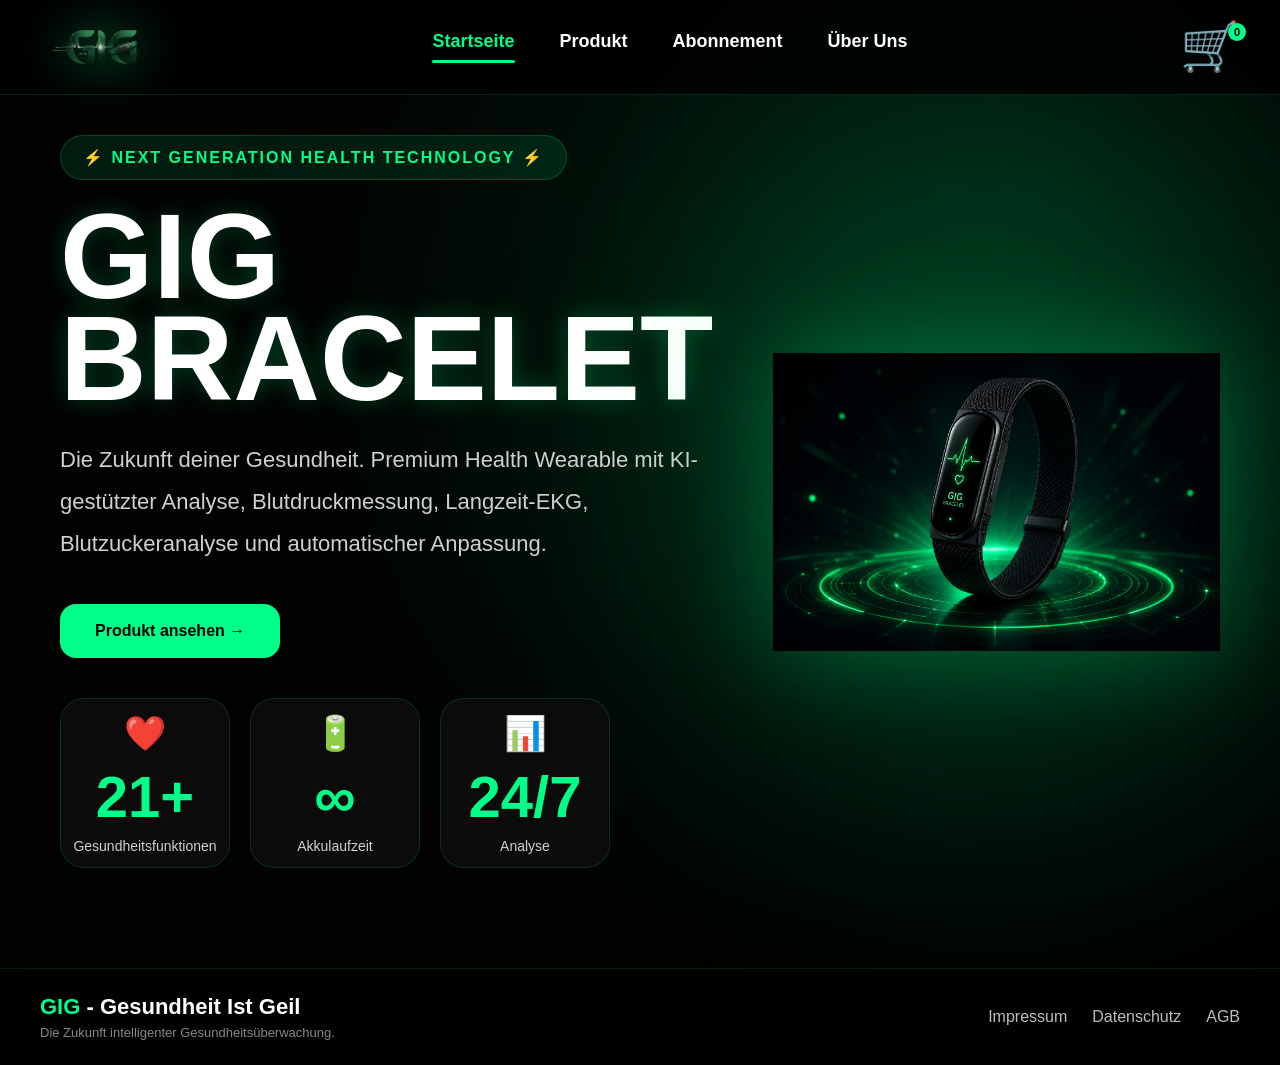
<file: index.html>
<!DOCTYPE html>
<html lang="de">

<head>

<meta charset="UTF-8">
<meta name="viewport" content="width=device-width, initial-scale=1.0">

<title>GIG Bracelet</title>

<link rel="stylesheet" href="style.css">

</head>

<body>

<div class="background-glow"></div>

<header>

<nav class="navbar">

<div class="menu-toggle" onclick="toggleMenu()">
☰
</div>

<div class="logo">
<img src="logo.png" alt="GIG Logo">
</div>

<ul class="nav-links">

<li><a href="index.html" class="active">Startseite</a></li>
<li><a href="produkt.html">Produkt</a></li>
<li><a href="abonnement.html">Abonnement</a></li>
<li><a href="ueber-uns.html">Über Uns</a></li>

</ul>

<div class="nav-actions">

<a href="#" class="cart" onclick="showCartMessage(); return false;">
🛒
<span class="cart-badge">0</span>
</a>

</div>

</nav>

</header>

<main>

<section class="hero">

<div class="hero-left">

<div class="hero-tag">

⚡ NEXT GENERATION HEALTH TECHNOLOGY ⚡

</div>

<h1>

GIG<br>
BRACELET

</h1>

<p>

Die Zukunft deiner Gesundheit.

Premium Health Wearable mit
KI-gestützter Analyse,
Blutdruckmessung,
Langzeit-EKG,
Blutzuckeranalyse und
automatischer Anpassung.

</p>

<div class="hero-buttons">

<a href="produkt.html" class="btn-primary">

Produkt ansehen →

</a>

</div>

<div class="stats">

<div class="stat-card">

<div class="stat-icon">

❤️

</div>

<div class="stat-number">

21+

</div>

<div class="stat-text">

Gesundheitsfunktionen

</div>

</div>

<div class="stat-card">

<div class="stat-icon">

🔋

</div>

<div class="stat-number">

∞

</div>

<div class="stat-text">

Akkulaufzeit

</div>

</div>

<div class="stat-card">

<div class="stat-icon">

📊

</div>

<div class="stat-number">

24/7

</div>

<div class="stat-text">

Analyse

</div>

</div>

</div>

</div>

<div class="hero-right">

<div class="bracelet-glow"></div>

<img
src="bracelet.png"
alt="GIG Bracelet"
class="bracelet-image">

</div>

</section>
<!-- HERO ENDE -->

</main>

<footer>

<div class="footer-container">

<div class="footer-left">

<h3>

<span>GIG</span>
- Gesundheit Ist Geil

</h3>

<p>

Die Zukunft intelligenter Gesundheitsüberwachung.

</p>

</div>

<div class="footer-right">

<a href="impressum.html">

Impressum

</a>

<a href="datenschutz.html">

Datenschutz

</a>

<a href="agb.html">

AGB

</a>

</div>

</div>

</footer>

<script>

function showCartMessage(){

alert(
"🛒 Dein Warenkorb ist leer.\n\nProdukte und Bestellungen werden in Kürze verfügbar sein."
);

}

function toggleMenu(){

document
.querySelector(".nav-links")
.classList
.toggle("mobile-active");

}

</script>
  
</body>

</html>
</file>
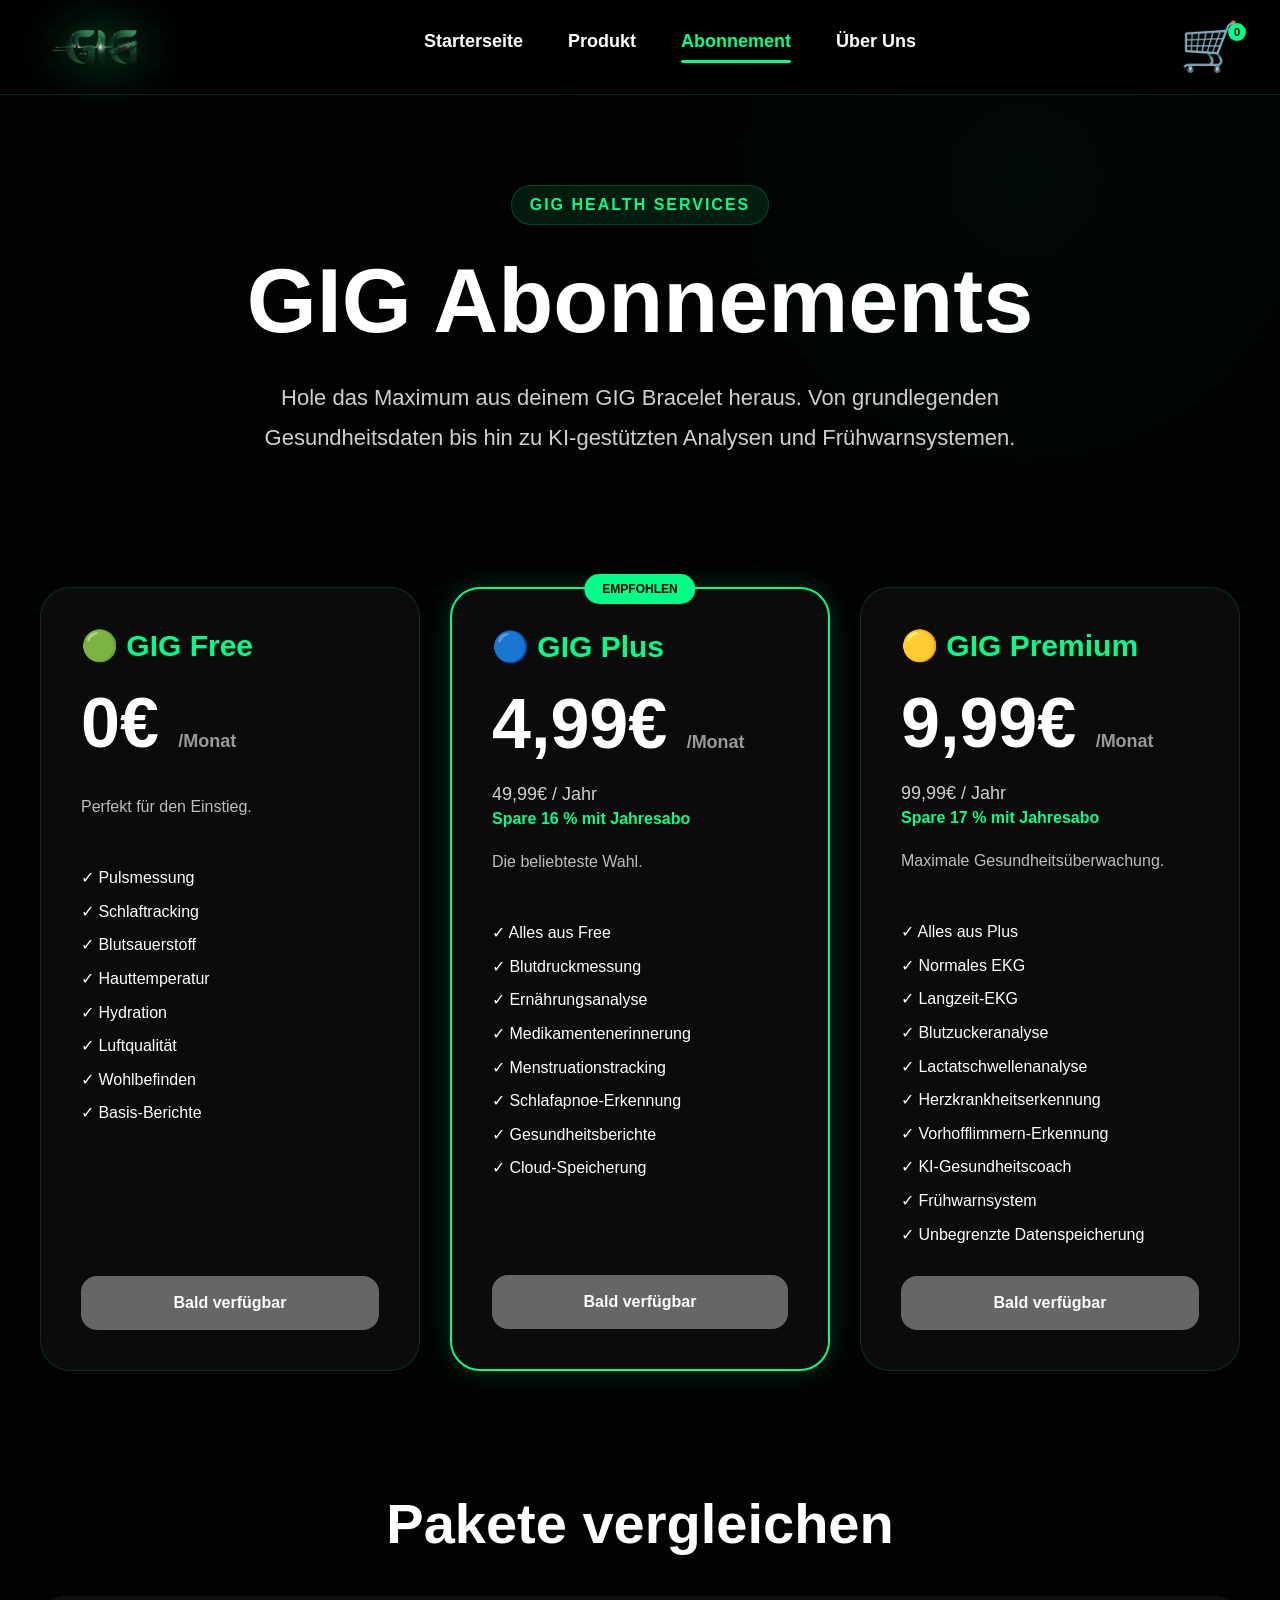
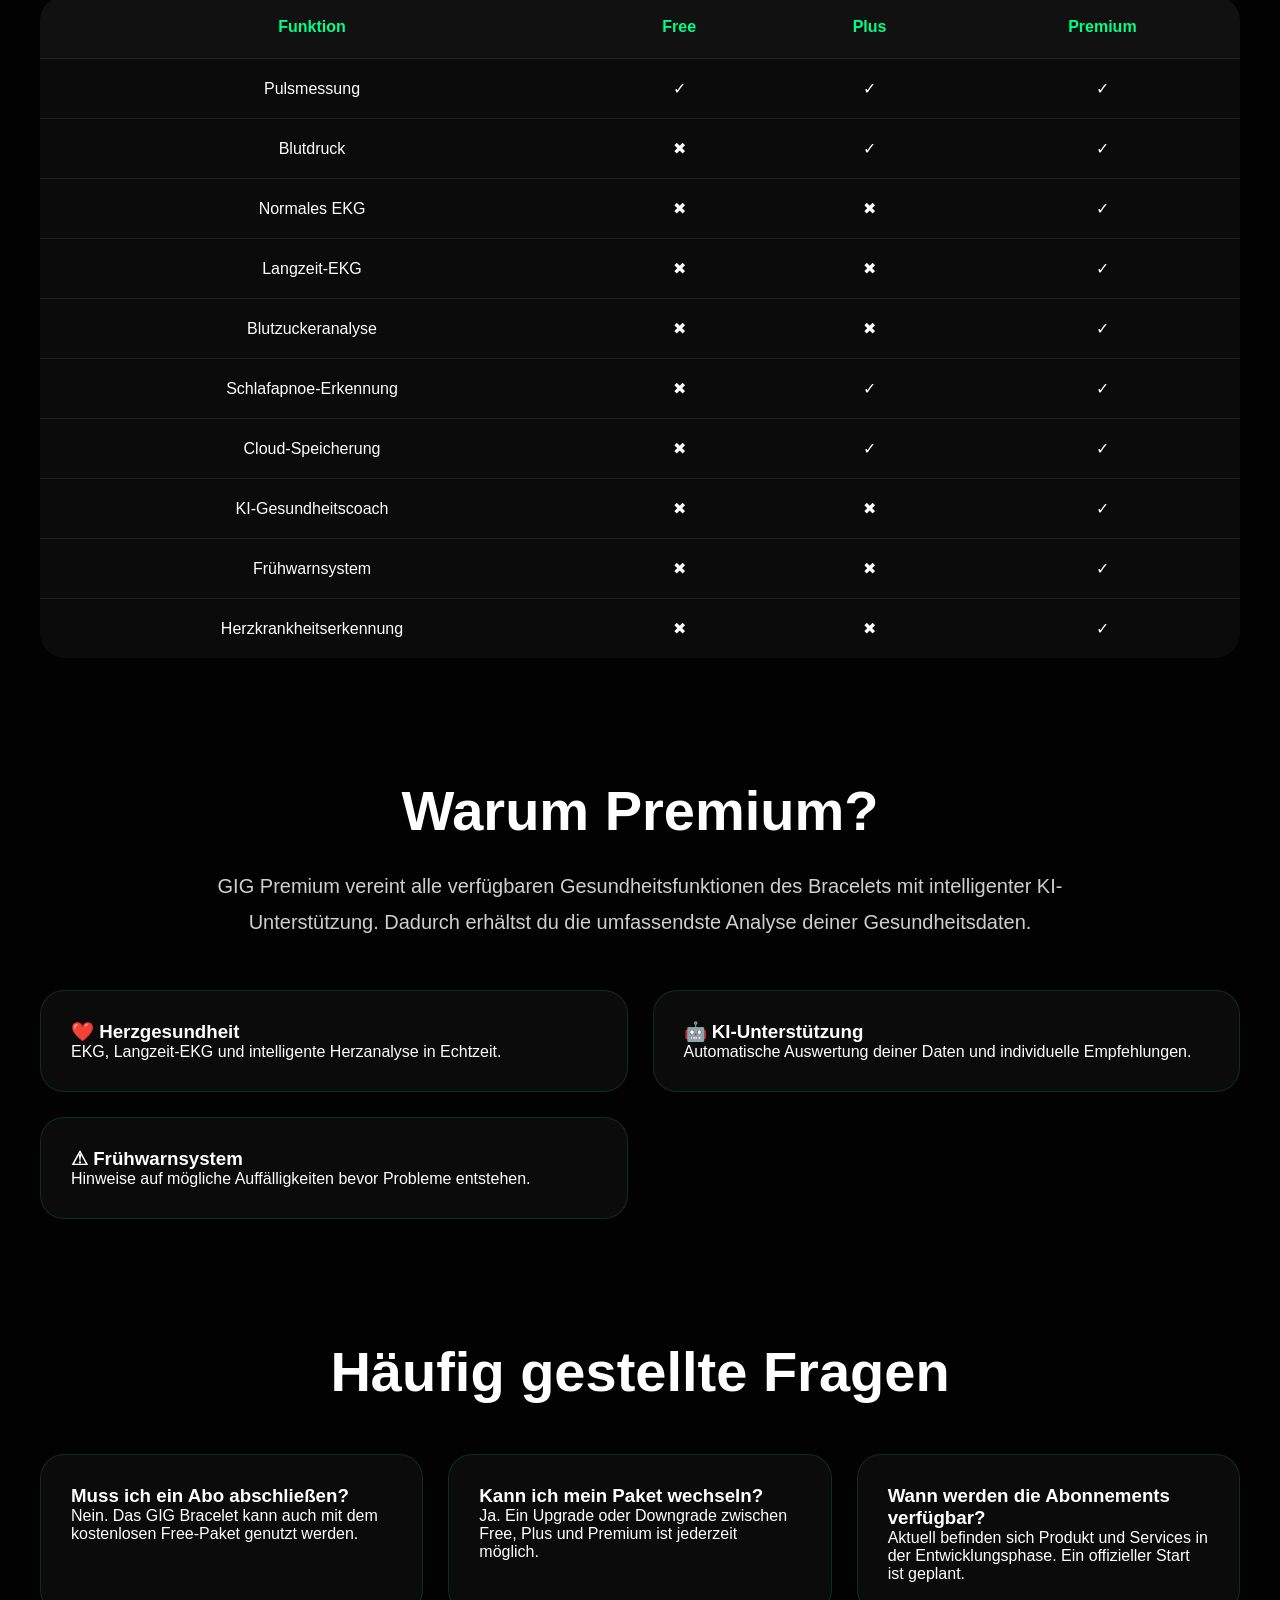
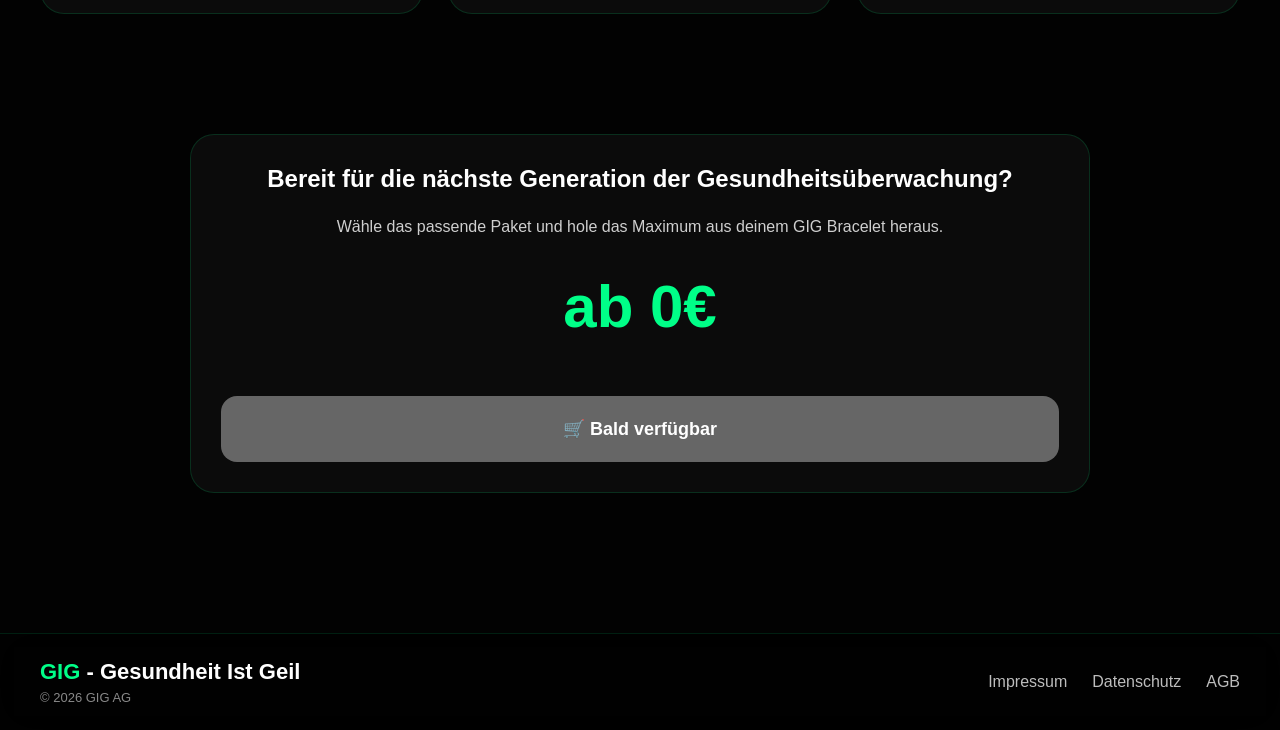
<file: abonnement.html>
<!DOCTYPE html>
<html lang="de">

<head>

<meta charset="UTF-8">

<meta name="viewport"
content="width=device-width, initial-scale=1.0">

<title>

GIG Abonnements

</title>

<link rel="stylesheet" href="style.css">

</head>

<body class="subscription-body">

<header>

<nav class="navbar">

<div class="logo">

<img src="logo.png" alt="GIG Logo">

</div>

<div class="menu-toggle" onclick="toggleMenu()">
☰
</div>
  
<ul class="nav-links">

<li>
<a href="index.html">
Starterseite
</a>
</li>

<li>
<a href="produkt.html">
Produkt
</a>
</li>

<li>
<a href="abonnement.html" class="active">
Abonnement
</a>
</li>

<li>
<a href="ueber-uns.html">
Über Uns
</a>
</li>

</ul>

<div class="nav-actions">

<a href="#" class="cart" onclick="showCartMessage(); return false;">

🛒

<span class="cart-badge">

0

</span>

</a>

</div>

</nav>

</header>

<main class="subscription-page">

<section class="subscription-hero">

<span class="subscription-label">

GIG HEALTH SERVICES

</span>

<h1>

GIG Abonnements

</h1>

<p>

Hole das Maximum aus deinem
GIG Bracelet heraus.

Von grundlegenden Gesundheitsdaten
bis hin zu KI-gestützten Analysen
und Frühwarnsystemen.

</p>

</section>

<section class="plans-section">

<div class="plans-grid">

<!-- FREE -->

<div class="plan-card">

<h3>

🟢 GIG Free

</h3>

<div class="plan-price">

0€

<span>/Monat</span>

</div>

<p class="plan-desc">

Perfekt für den Einstieg.

</p>

<ul>

<li>✓ Pulsmessung</li>

<li>✓ Schlaftracking</li>

<li>✓ Blutsauerstoff</li>

<li>✓ Hauttemperatur</li>

<li>✓ Hydration</li>

<li>✓ Luftqualität</li>

<li>✓ Wohlbefinden</li>

<li>✓ Basis-Berichte</li>

</ul>

<button class="coming-soon">

Bald verfügbar

</button>

</div>

<!-- PLUS -->

<div class="plan-card featured-plan">

<div class="recommended-badge">

EMPFOHLEN

</div>

<h3>

🔵 GIG Plus

</h3>

<div class="plan-price">

4,99€

<span>/Monat</span>

</div>

<div class="year-price">

49,99€ / Jahr

</div>

<div class="save-text">

Spare 16 % mit Jahresabo

</div>

<p class="plan-desc">

Die beliebteste Wahl.

</p>

<ul>

<li>✓ Alles aus Free</li>

<li>✓ Blutdruckmessung</li>

<li>✓ Ernährungsanalyse</li>

<li>✓ Medikamentenerinnerung</li>

<li>✓ Menstruationstracking</li>

<li>✓ Schlafapnoe-Erkennung</li>

<li>✓ Gesundheitsberichte</li>

<li>✓ Cloud-Speicherung</li>

</ul>

<button class="coming-soon">

Bald verfügbar

</button>

</div>
<!-- PREMIUM -->

<div class="plan-card">

<h3>

🟡 GIG Premium

</h3>

<div class="plan-price">

9,99€

<span>/Monat</span>

</div>

<div class="year-price">

99,99€ / Jahr

</div>

<div class="save-text">

Spare 17 % mit Jahresabo

</div>

<p class="plan-desc">

Maximale Gesundheitsüberwachung.

</p>

<ul>

<li>✓ Alles aus Plus</li>

<li>✓ Normales EKG</li>

<li>✓ Langzeit-EKG</li>

<li>✓ Blutzuckeranalyse</li>

<li>✓ Lactatschwellenanalyse</li>

<li>✓ Herzkrankheitserkennung</li>

<li>✓ Vorhofflimmern-Erkennung</li>

<li>✓ KI-Gesundheitscoach</li>

<li>✓ Frühwarnsystem</li>

<li>✓ Unbegrenzte Datenspeicherung</li>

</ul>

<button class="coming-soon">

Bald verfügbar

</button>

</div>

</div>

</section>

<section class="comparison-section">

<h2>

Pakete vergleichen

</h2>

<div class="comparison-wrapper">

<table class="comparison-table">

<tr>

<th>Funktion</th>

<th>Free</th>

<th>Plus</th>

<th>Premium</th>

</tr>

<tr>

<td>Pulsmessung</td>

<td>✓</td>

<td>✓</td>

<td>✓</td>

</tr>

<tr>

<td>Blutdruck</td>

<td>✖</td>

<td>✓</td>

<td>✓</td>

</tr>

<tr>

<td>Normales EKG</td>

<td>✖</td>

<td>✖</td>

<td>✓</td>

</tr>

<tr>

<td>Langzeit-EKG</td>

<td>✖</td>

<td>✖</td>

<td>✓</td>

</tr>

<tr>

<td>Blutzuckeranalyse</td>

<td>✖</td>

<td>✖</td>

<td>✓</td>

</tr>

<tr>

<td>Schlafapnoe-Erkennung</td>

<td>✖</td>

<td>✓</td>

<td>✓</td>

</tr>

<tr>

<td>Cloud-Speicherung</td>

<td>✖</td>

<td>✓</td>

<td>✓</td>

</tr>

<tr>

<td>KI-Gesundheitscoach</td>

<td>✖</td>

<td>✖</td>

<td>✓</td>

</tr>

<tr>

<td>Frühwarnsystem</td>

<td>✖</td>

<td>✖</td>

<td>✓</td>

</tr>

<tr>

<td>Herzkrankheitserkennung</td>

<td>✖</td>

<td>✖</td>

<td>✓</td>

</tr>

</table>

</div>

</section>

<section class="premium-highlight">

<h2>

Warum Premium?

</h2>

<p>

GIG Premium vereint alle verfügbaren
Gesundheitsfunktionen des Bracelets
mit intelligenter KI-Unterstützung.

Dadurch erhältst du die umfassendste
Analyse deiner Gesundheitsdaten.

</p>

<div class="feature-grid">

<div class="feature-card">

<h3>

❤️ Herzgesundheit

</h3>

<p>

EKG, Langzeit-EKG und intelligente
Herzanalyse in Echtzeit.

</p>

</div>

<div class="feature-card">

<h3>

🤖 KI-Unterstützung

</h3>

<p>

Automatische Auswertung deiner Daten
und individuelle Empfehlungen.

</p>

</div>

<div class="feature-card">

<h3>

⚠ Frühwarnsystem

</h3>

<p>

Hinweise auf mögliche Auffälligkeiten
bevor Probleme entstehen.

</p>

</div>

</div>

</section>
<section class="faq-section">

<h2>

Häufig gestellte Fragen

</h2>

<div class="faq-grid">

<div class="feature-card">

<h3>

Muss ich ein Abo abschließen?

</h3>

<p>

Nein. Das GIG Bracelet kann auch
mit dem kostenlosen Free-Paket genutzt werden.

</p>

</div>

<div class="feature-card">

<h3>

Kann ich mein Paket wechseln?

</h3>

<p>

Ja. Ein Upgrade oder Downgrade
zwischen Free, Plus und Premium
ist jederzeit möglich.

</p>

</div>

<div class="feature-card">

<h3>

Wann werden die Abonnements verfügbar?

</h3>

<p>

Aktuell befinden sich Produkt und Services
in der Entwicklungsphase.

Ein offizieller Start ist geplant.

</p>

</div>

</div>

</section>

<section class="final-subscription-section">

<div class="summary-card">

<h2>

Bereit für die nächste Generation
der Gesundheitsüberwachung?

</h2>

<p>

Wähle das passende Paket
und hole das Maximum aus deinem
GIG Bracelet heraus.

</p>

<div class="summary-price">

ab 0€

</div>

<button class="coming-soon large">

🛒 Bald verfügbar

</button>

</div>

</section>

</main>

<footer>

<div class="footer-container">

<div class="footer-left">

<h3>

<span>GIG</span>
- Gesundheit Ist Geil

</h3>

<p>

© 2026 GIG AG

</p>

</div>

<div class="footer-right">

<a href="impressum.html">

Impressum

</a>

<a href="datenschutz.html">

Datenschutz

</a>

<a href="agb.html">

AGB

</a>

</div>

</div>

</footer>

<script>

function showCartMessage(){

alert(
"🛒 Dein Warenkorb ist leer.\n\nProdukte und Bestellungen werden in Kürze verfügbar sein."
);

}

function toggleMenu(){

document
.querySelector(".nav-links")
.classList
.toggle("mobile-active");

}

</script>
  
</body>

</html>
</file>
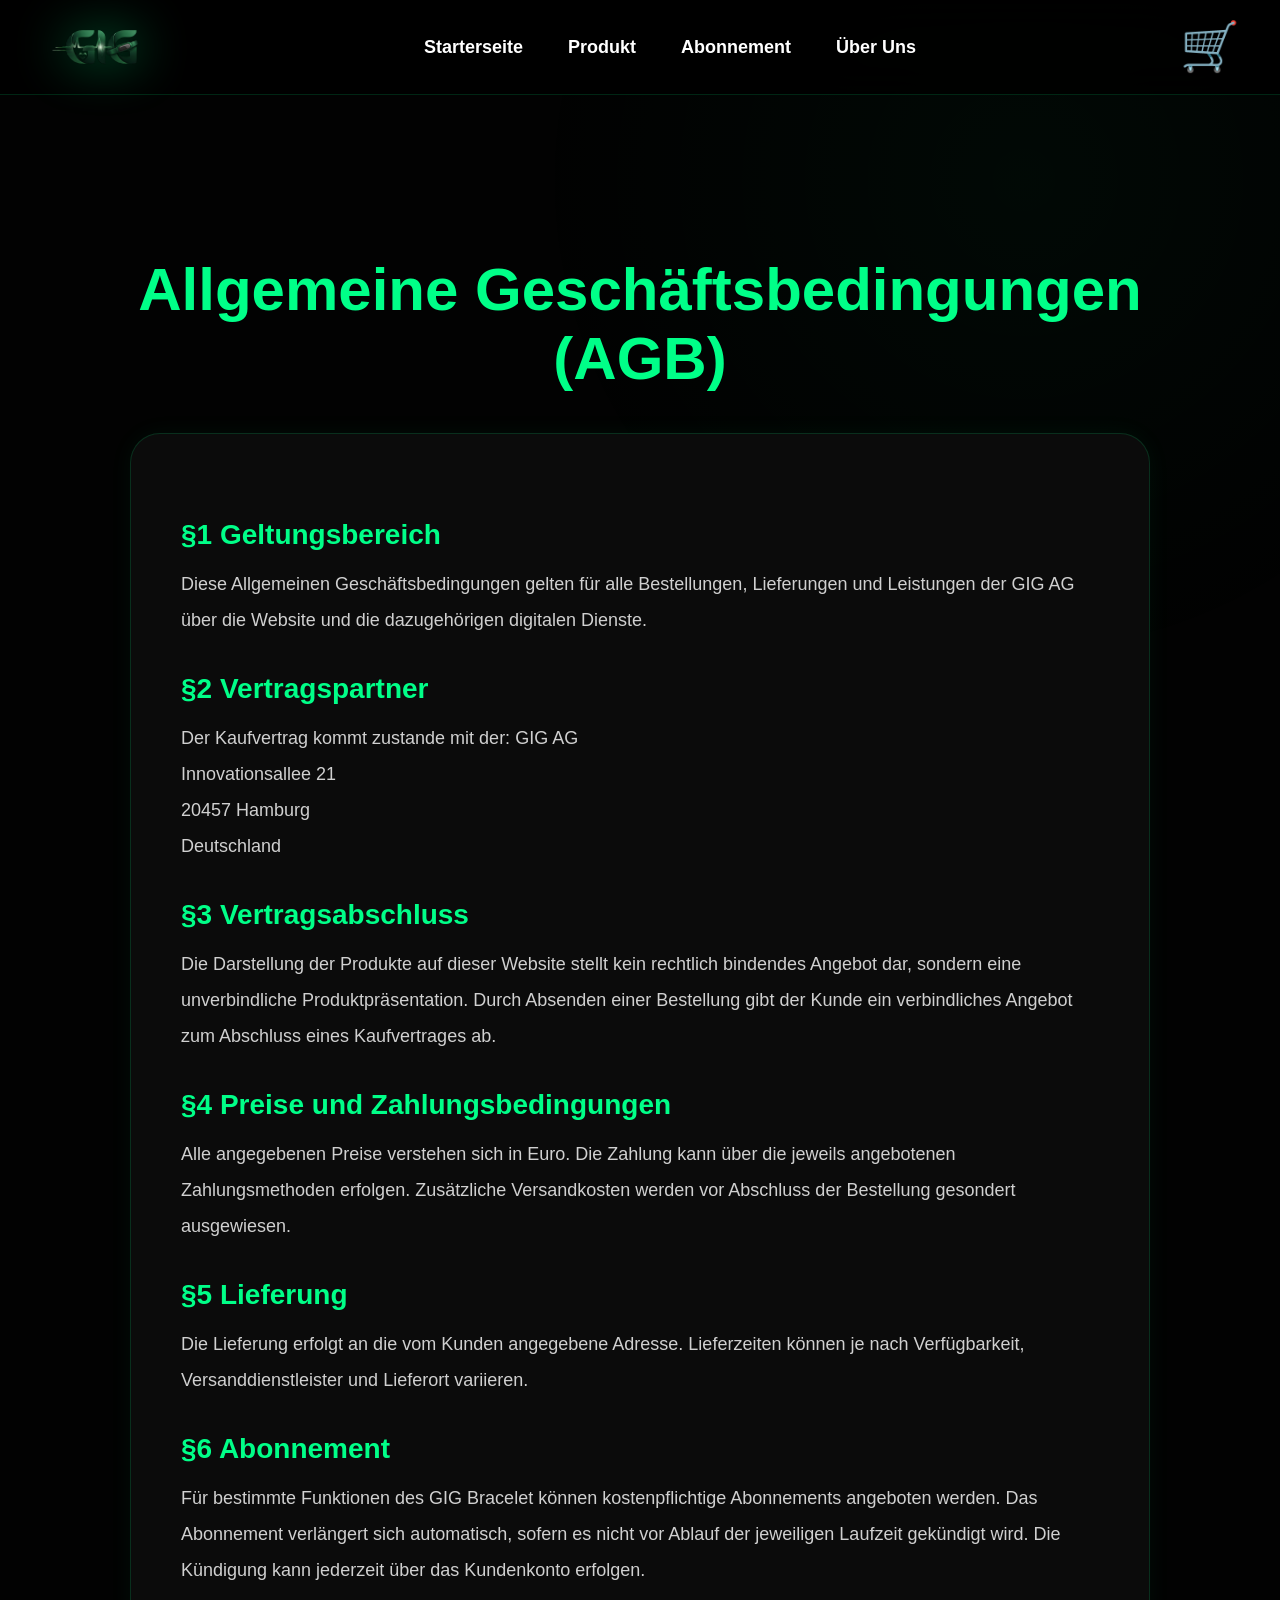
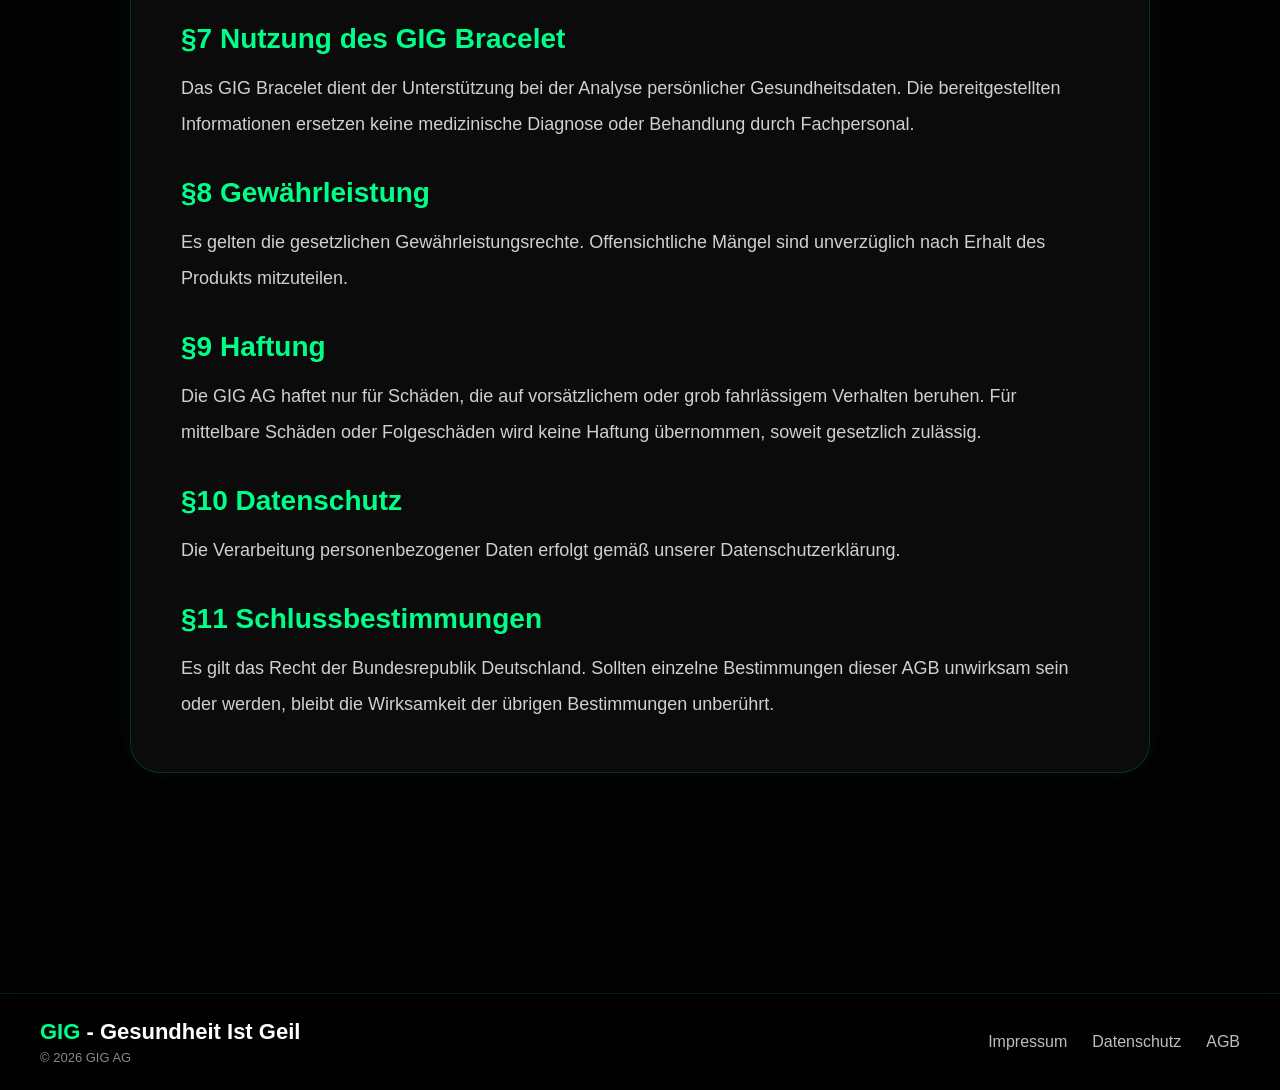
<file: agb.html>
<!DOCTYPE html>
<html lang="de">

<head>
<meta charset="UTF-8">
<meta name="viewport" content="width=device-width, initial-scale=1.0">
<title>AGB | GIG Bracelet</title>
<link rel="stylesheet" href="style.css">
</head>

<body class="legal-body">

<div class="background-glow"></div>

<header>

<nav class="navbar">

<div class="logo">
<img src="logo.png" alt="GIG Logo">
</div>

<div class="menu-toggle" onclick="toggleMenu()">
☰
</div>
  
<ul class="nav-links">

<li><a href="index.html">Starterseite</a></li>

<li><a href="produkt.html">Produkt</a></li>

<li><a href="abonnement.html">Abonnement</a></li>

<li><a href="ueber-uns.html">Über Uns</a></li>

</ul>

<div class="nav-actions">
<a href="#" class="cart">🛒</a>
</div>

</nav>

</header>

<main class="legal-page">

<h1>Allgemeine Geschäftsbedingungen (AGB)</h1>

<div class="legal-box">

<h2>§1 Geltungsbereich</h2>

<p>
Diese Allgemeinen Geschäftsbedingungen gelten für alle
Bestellungen, Lieferungen und Leistungen der GIG AG
über die Website und die dazugehörigen digitalen Dienste.
</p>

<h2>§2 Vertragspartner</h2>

<p>
Der Kaufvertrag kommt zustande mit der:

GIG AG<br>
Innovationsallee 21<br>
20457 Hamburg<br>
Deutschland
</p>

<h2>§3 Vertragsabschluss</h2>

<p>
Die Darstellung der Produkte auf dieser Website stellt
kein rechtlich bindendes Angebot dar, sondern eine
unverbindliche Produktpräsentation.

Durch Absenden einer Bestellung gibt der Kunde ein
verbindliches Angebot zum Abschluss eines Kaufvertrages ab.
</p>

<h2>§4 Preise und Zahlungsbedingungen</h2>

<p>
Alle angegebenen Preise verstehen sich in Euro.

Die Zahlung kann über die jeweils angebotenen
Zahlungsmethoden erfolgen.

Zusätzliche Versandkosten werden vor Abschluss
der Bestellung gesondert ausgewiesen.
</p>

<h2>§5 Lieferung</h2>

<p>
Die Lieferung erfolgt an die vom Kunden angegebene Adresse.

Lieferzeiten können je nach Verfügbarkeit,
Versanddienstleister und Lieferort variieren.
</p>

<h2>§6 Abonnement</h2>

<p>
Für bestimmte Funktionen des GIG Bracelet können
kostenpflichtige Abonnements angeboten werden.

Das Abonnement verlängert sich automatisch,
sofern es nicht vor Ablauf der jeweiligen Laufzeit
gekündigt wird.

Die Kündigung kann jederzeit über das Kundenkonto erfolgen.
</p>

<h2>§7 Nutzung des GIG Bracelet</h2>

<p>
Das GIG Bracelet dient der Unterstützung bei der
Analyse persönlicher Gesundheitsdaten.

Die bereitgestellten Informationen ersetzen keine
medizinische Diagnose oder Behandlung durch Fachpersonal.
</p>

<h2>§8 Gewährleistung</h2>

<p>
Es gelten die gesetzlichen Gewährleistungsrechte.

Offensichtliche Mängel sind unverzüglich nach Erhalt
des Produkts mitzuteilen.
</p>

<h2>§9 Haftung</h2>

<p>
Die GIG AG haftet nur für Schäden,
die auf vorsätzlichem oder grob fahrlässigem Verhalten beruhen.

Für mittelbare Schäden oder Folgeschäden
wird keine Haftung übernommen,
soweit gesetzlich zulässig.
</p>

<h2>§10 Datenschutz</h2>

<p>
Die Verarbeitung personenbezogener Daten erfolgt
gemäß unserer Datenschutzerklärung.
</p>

<h2>§11 Schlussbestimmungen</h2>

<p>
Es gilt das Recht der Bundesrepublik Deutschland.

Sollten einzelne Bestimmungen dieser AGB
unwirksam sein oder werden,
bleibt die Wirksamkeit der übrigen Bestimmungen unberührt.
</p>

</div>

</main>

<footer>

<div class="footer-container">

<div class="footer-left">

<h3>
<span>GIG</span> - Gesundheit Ist Geil
</h3>

<p>
© 2026 GIG AG
</p>

</div>

<div class="footer-right">

<a href="impressum.html">Impressum</a>
<a href="datenschutz.html">Datenschutz</a>
<a href="agb.html">AGB</a>

</div>

</div>

</footer>

<script>

function showCartMessage(){

alert(
"🛒 Dein Warenkorb ist leer.\n\nProdukte und Bestellungen werden in Kürze verfügbar sein."
);

}

function toggleMenu(){

document
.querySelector(".nav-links")
.classList
.toggle("mobile-active");

}

</script>
  
</body>
</html>
</file>
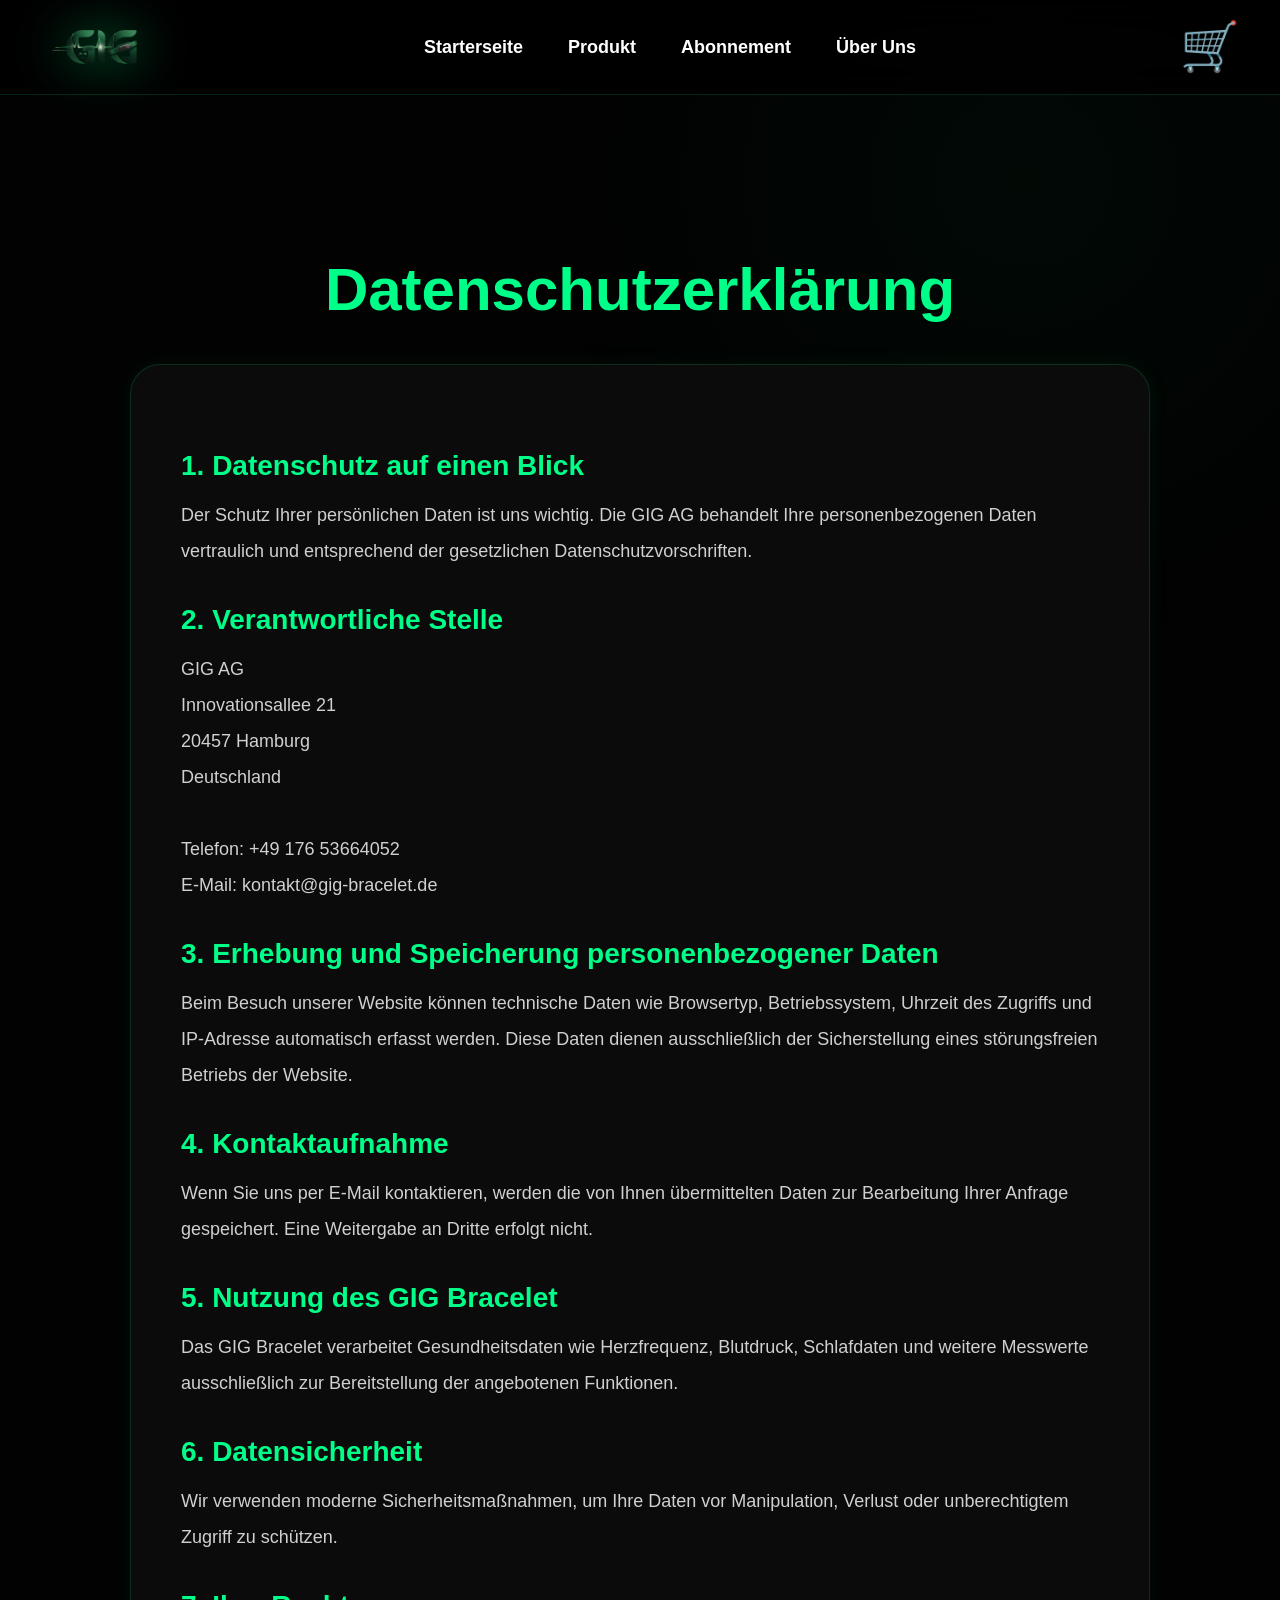
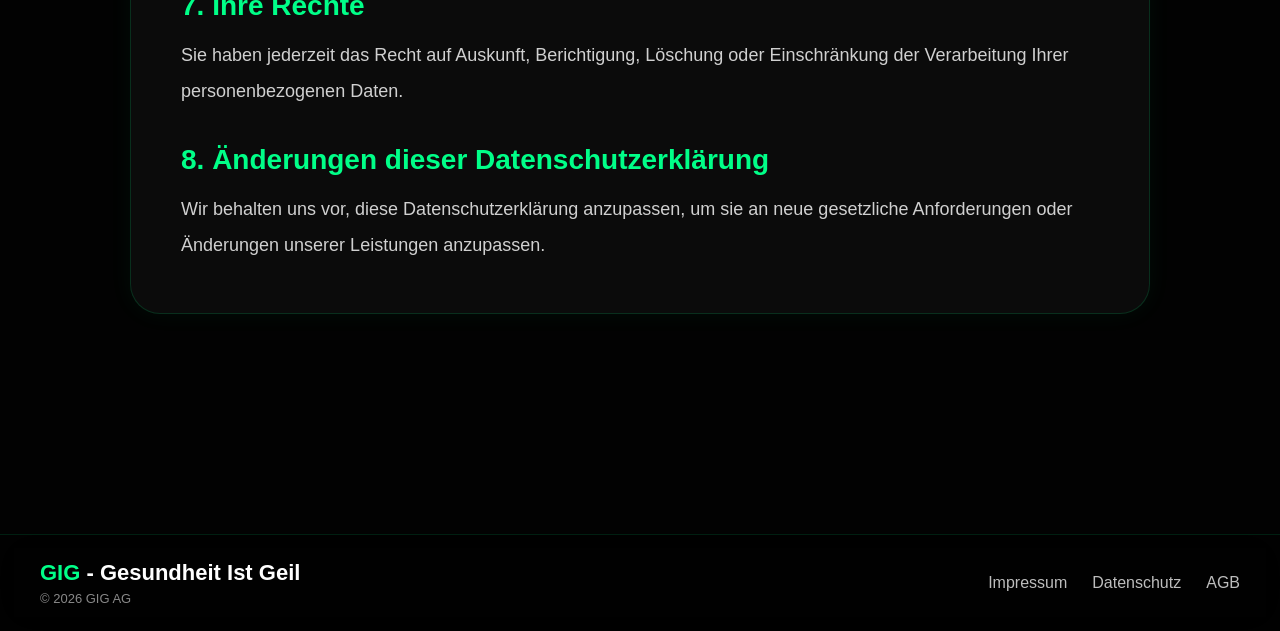
<file: datenschutz.html>
<!DOCTYPE html>
<html lang="de">

<head>
<meta charset="UTF-8">
<meta name="viewport" content="width=device-width, initial-scale=1.0">
<title>Datenschutz | GIG Bracelet</title>
<link rel="stylesheet" href="style.css">
</head>

<body class="legal-body">

<div class="background-glow"></div>

<header>

<nav class="navbar">

<div class="logo">
<img src="logo.png" alt="GIG Logo">
</div>

<div class="menu-toggle" onclick="toggleMenu()">
☰
</div>
  
<ul class="nav-links">

<li><a href="index.html">Starterseite</a></li>

<li><a href="produkt.html">Produkt</a></li>

<li><a href="abonnement.html">Abonnement</a></li>

<li><a href="ueber-uns.html">Über Uns</a></li>

</ul>

<div class="nav-actions">
<a href="#" class="cart">🛒</a>
</div>

</nav>

</header>

<main class="legal-page">

<h1>Datenschutzerklärung</h1>

<div class="legal-box">

<h2>1. Datenschutz auf einen Blick</h2>

<p>
Der Schutz Ihrer persönlichen Daten ist uns wichtig.
Die GIG AG behandelt Ihre personenbezogenen Daten
vertraulich und entsprechend der gesetzlichen Datenschutzvorschriften.
</p>

<h2>2. Verantwortliche Stelle</h2>

<p>
GIG AG<br>
Innovationsallee 21<br>
20457 Hamburg<br>
Deutschland<br><br>

Telefon: +49 176 53664052<br>
E-Mail: kontakt@gig-bracelet.de
</p>

<h2>3. Erhebung und Speicherung personenbezogener Daten</h2>

<p>
Beim Besuch unserer Website können technische Daten
wie Browsertyp, Betriebssystem, Uhrzeit des Zugriffs
und IP-Adresse automatisch erfasst werden.
Diese Daten dienen ausschließlich der Sicherstellung
eines störungsfreien Betriebs der Website.
</p>

<h2>4. Kontaktaufnahme</h2>

<p>
Wenn Sie uns per E-Mail kontaktieren,
werden die von Ihnen übermittelten Daten
zur Bearbeitung Ihrer Anfrage gespeichert.
Eine Weitergabe an Dritte erfolgt nicht.
</p>

<h2>5. Nutzung des GIG Bracelet</h2>

<p>
Das GIG Bracelet verarbeitet Gesundheitsdaten
wie Herzfrequenz, Blutdruck, Schlafdaten
und weitere Messwerte ausschließlich
zur Bereitstellung der angebotenen Funktionen.
</p>

<h2>6. Datensicherheit</h2>

<p>
Wir verwenden moderne Sicherheitsmaßnahmen,
um Ihre Daten vor Manipulation,
Verlust oder unberechtigtem Zugriff zu schützen.
</p>

<h2>7. Ihre Rechte</h2>

<p>
Sie haben jederzeit das Recht auf Auskunft,
Berichtigung, Löschung oder Einschränkung
der Verarbeitung Ihrer personenbezogenen Daten.
</p>

<h2>8. Änderungen dieser Datenschutzerklärung</h2>

<p>
Wir behalten uns vor,
diese Datenschutzerklärung anzupassen,
um sie an neue gesetzliche Anforderungen
oder Änderungen unserer Leistungen anzupassen.
</p>

</div>

</main>

<footer>

<div class="footer-container">

<div class="footer-left">

<h3>
<span>GIG</span> - Gesundheit Ist Geil
</h3>

<p>
© 2026 GIG AG
</p>

</div>

<div class="footer-right">

<a href="impressum.html">Impressum</a>
<a href="datenschutz.html">Datenschutz</a>
<a href="agb.html">AGB</a>

</div>

</div>

</footer>

<script>

function showCartMessage(){

alert(
"🛒 Dein Warenkorb ist leer.\n\nProdukte und Bestellungen werden in Kürze verfügbar sein."
);

}

function toggleMenu(){

document
.querySelector(".nav-links")
.classList
.toggle("mobile-active");

}

</script>
  
</body>
</html>
</file>
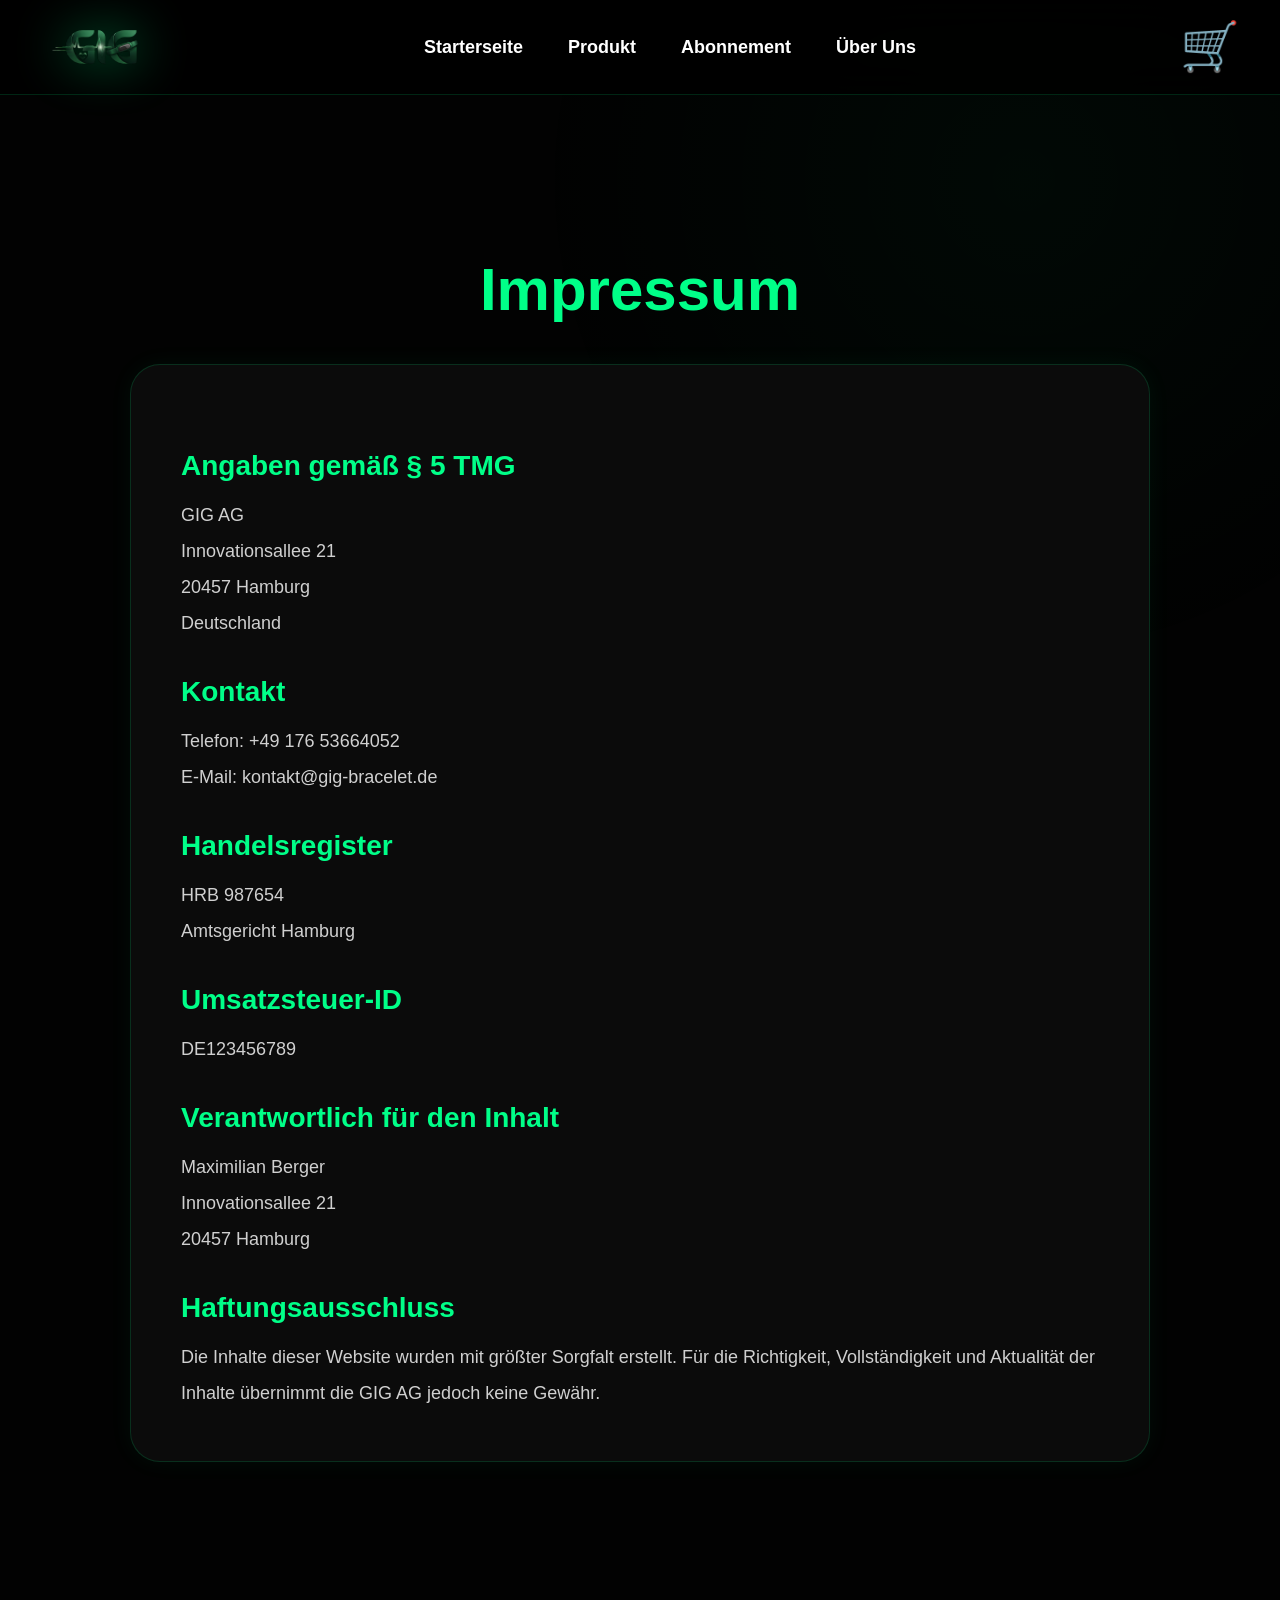
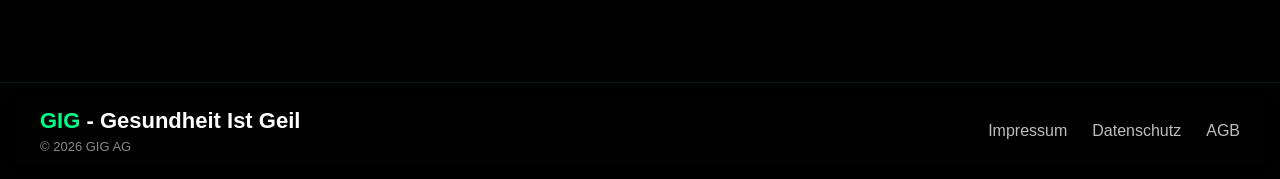
<file: impressum.html>
<!DOCTYPE html>
<html lang="de">

<head>
<meta charset="UTF-8">
<meta name="viewport" content="width=device-width, initial-scale=1.0">
<title>Impressum | GIG Bracelet</title>
<link rel="stylesheet" href="style.css">
</head>

<body class="legal-body">

<div class="background-glow"></div>

<header>

<nav class="navbar">

<div class="logo">
<img src="logo.png" alt="GIG Logo">
</div>

<div class="menu-toggle" onclick="toggleMenu()">
☰
</div>
  
<ul class="nav-links">

<li><a href="index.html">Starterseite</a></li>

<li><a href="produkt.html">Produkt</a></li>

<li><a href="abonnement.html">Abonnement</a></li>

<li><a href="ueber-uns.html">Über Uns</a></li>

</ul>

<div class="nav-actions">
<a href="#" class="cart">🛒</a>
</div>

</nav>

</header>

<main class="legal-page">

<h1>Impressum</h1>

<div class="legal-box">

<h2>Angaben gemäß § 5 TMG</h2>

<p>
GIG AG<br>
Innovationsallee 21<br>
20457 Hamburg<br>
Deutschland
</p>

<h2>Kontakt</h2>

<p>
Telefon: +49 176 53664052<br>
E-Mail: kontakt@gig-bracelet.de
</p>

<h2>Handelsregister</h2>

<p>
HRB 987654<br>
Amtsgericht Hamburg
</p>

<h2>Umsatzsteuer-ID</h2>

<p>
DE123456789
</p>

<h2>Verantwortlich für den Inhalt</h2>

<p>
Maximilian Berger<br>
Innovationsallee 21<br>
20457 Hamburg
</p>

<h2>Haftungsausschluss</h2>

<p>
Die Inhalte dieser Website wurden mit größter Sorgfalt erstellt.
Für die Richtigkeit, Vollständigkeit und Aktualität der Inhalte
übernimmt die GIG AG jedoch keine Gewähr.
</p>

</div>

</main>

<footer>

<div class="footer-container">

<div class="footer-left">

<h3>
<span>GIG</span> - Gesundheit Ist Geil
</h3>

<p>
© 2026 GIG AG
</p>

</div>

<div class="footer-right">

<a href="impressum.html">Impressum</a>
<a href="datenschutz.html">Datenschutz</a>
<a href="agb.html">AGB</a>

</div>

</div>

</footer>

<script>

function showCartMessage(){

alert(
"🛒 Dein Warenkorb ist leer.\n\nProdukte und Bestellungen werden in Kürze verfügbar sein."
);

}

function toggleMenu(){

document
.querySelector(".nav-links")
.classList
.toggle("mobile-active");

}

</script>
  
</body>
</html>
</file>
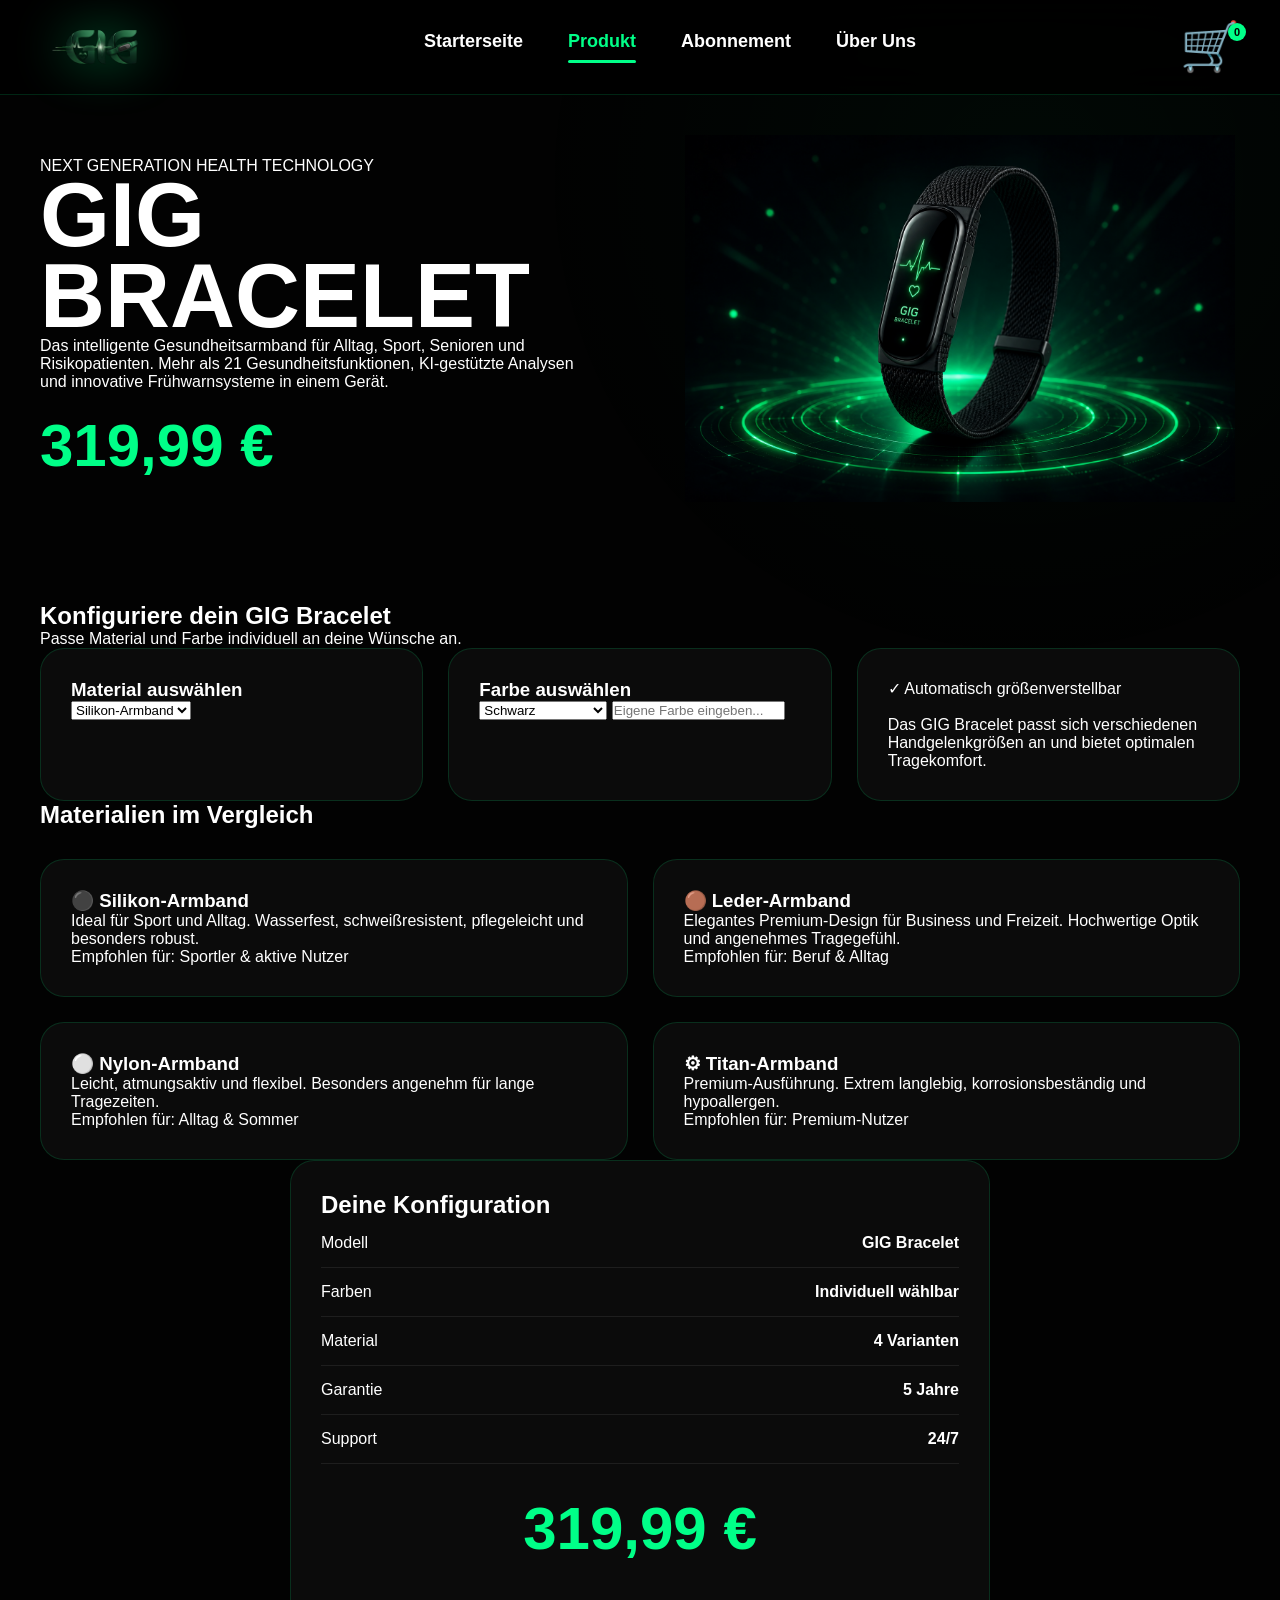
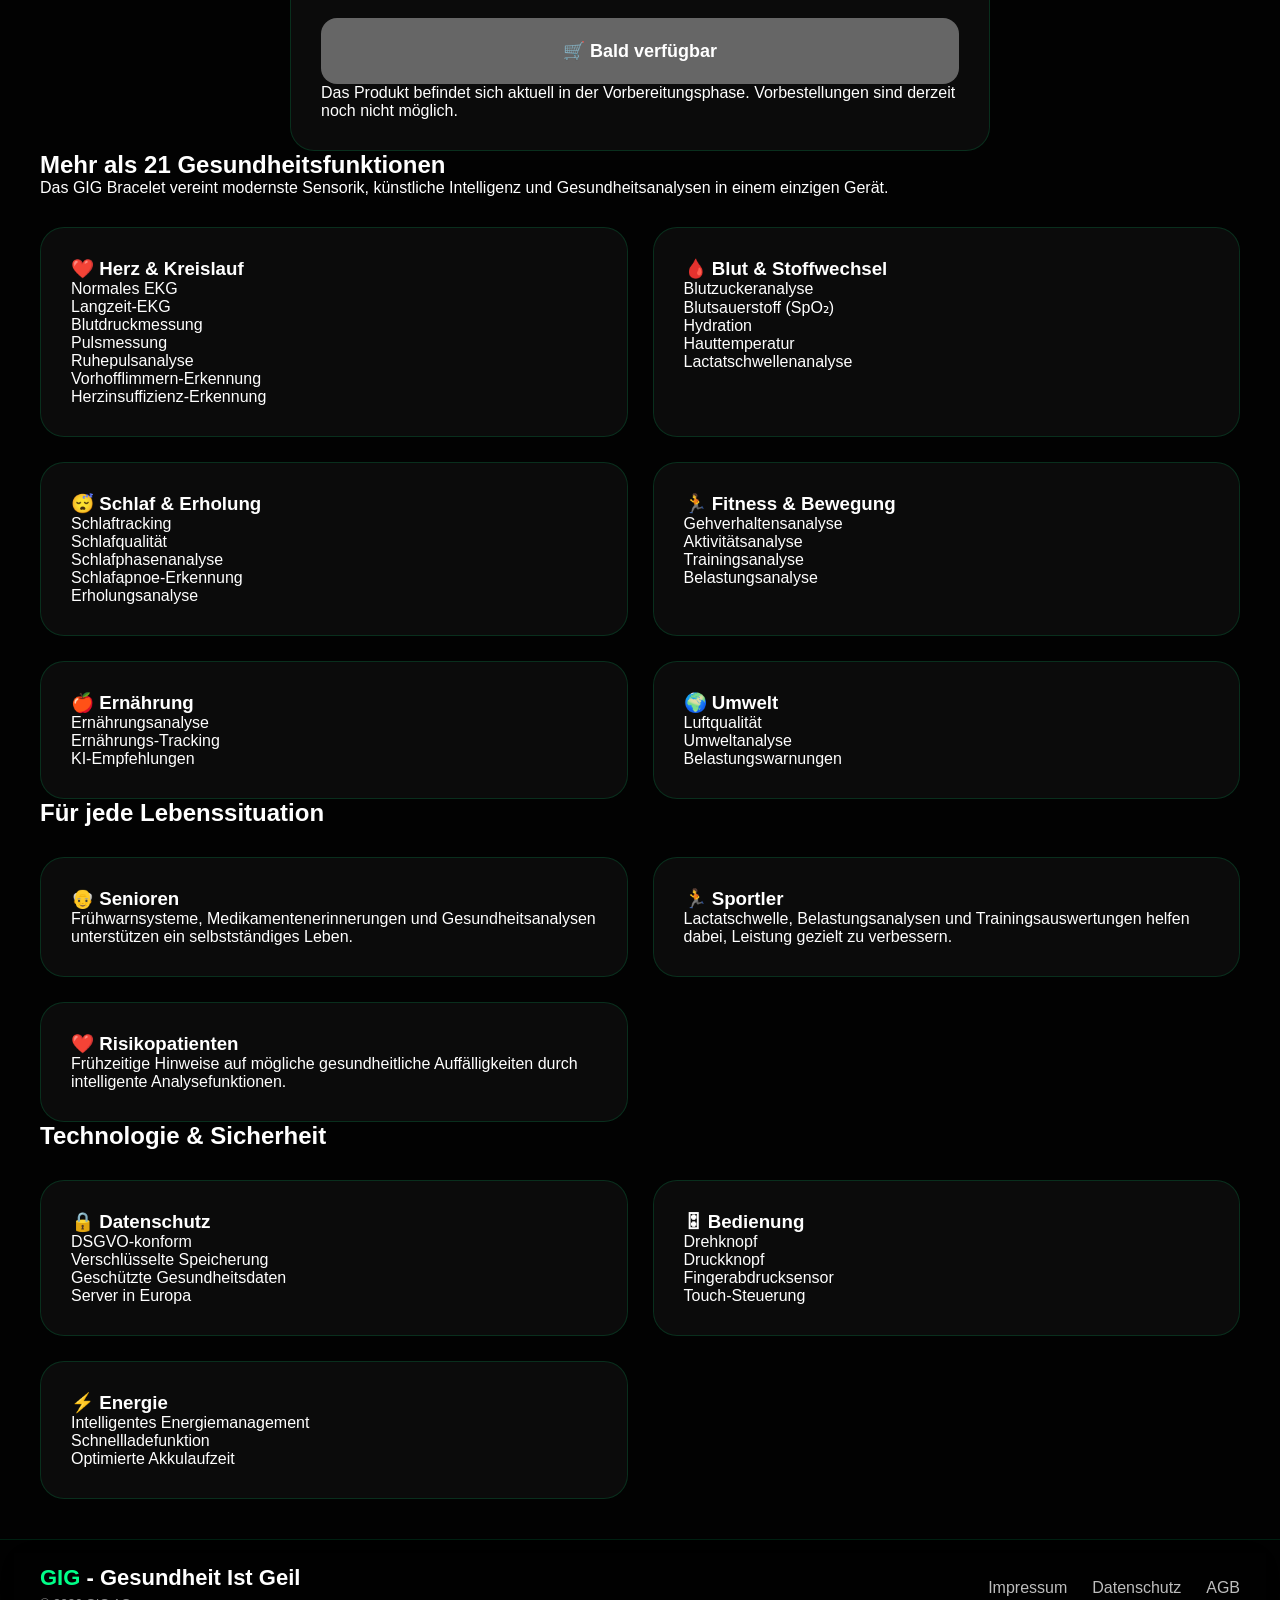
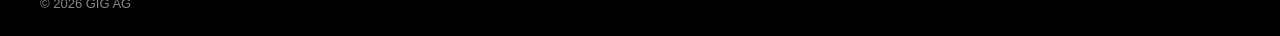
<file: produkt.html>
<!DOCTYPE html>
<html lang="de">

<head>

<meta charset="UTF-8">

<meta name="viewport"
content="width=device-width, initial-scale=1.0">

<title>

GIG Bracelet | Produkt

</title>

<link rel="stylesheet" href="style.css">

</head>

<body class="product-body">

<header>

<nav class="navbar">

<div class="logo">

<img src="logo.png" alt="GIG Logo">

</div>

<div class="menu-toggle" onclick="toggleMenu()">
☰
</div>
  
<ul class="nav-links">

<li>

<a href="index.html">

Starterseite

</a>

</li>

<li>

<a href="produkt.html" class="active">

Produkt

</a>

</li>

<li>

<a href="abonnement.html">

Abonnement

</a>

</li>

<li>

<a href="ueber-uns.html">

Über Uns

</a>

</li>

</ul>

<div class="nav-actions">

<a href="#" class="cart" onclick="showCartMessage(); return false;">

🛒

<span class="cart-badge">

0

</span>

</a>

</div>

</nav>

</header>

<main class="product-page">

<section class="product-hero-v2">

<div class="product-left-v2">

<span class="product-label">

NEXT GENERATION HEALTH TECHNOLOGY

</span>

<h1>

GIG BRACELET

</h1>

<p class="product-subtitle">

Das intelligente Gesundheitsarmband
für Alltag, Sport, Senioren und
Risikopatienten.

Mehr als 21 Gesundheitsfunktionen,
KI-gestützte Analysen und innovative
Frühwarnsysteme in einem Gerät.

</p>


<div class="price-box">

319,99 €

</div>

</div>

<div class="product-right-v2">

<img src="bracelet.png"
alt="GIG Bracelet">

</div>

</section>

<section class="configurator-v2">

<h2>

Konfiguriere dein GIG Bracelet

</h2>

<p>

Passe Material und Farbe
individuell an deine Wünsche an.

</p>

<div class="config-grid-v2">

<div class="config-box">

<h3>

Material auswählen

</h3>

<select>

<option>

Silikon-Armband

</option>

<option>

Leder-Armband

</option>

<option>

Nylon-Armband

</option>

<option>

Titan-Armband

</option>

</select>

</div>

<div class="config-box">

<h3>

Farbe auswählen

</h3>

<select>

<option>Schwarz</option>

<option>Weiß</option>

<option>Silber</option>

<option>Gold</option>

<option>Blau</option>

<option>Rot</option>

<option>Grün</option>

<option>Pink</option>

<option>Individuelle Farbe</option>

</select>

<input
type="text"
placeholder="Eigene Farbe eingeben...">

</div>

<div class="config-info">

✓ Automatisch größenverstellbar

<br><br>

Das GIG Bracelet passt sich
verschiedenen Handgelenkgrößen an
und bietet optimalen Tragekomfort.

</div>
  
</div>
<div class="materials-section">

<h2>

Materialien im Vergleich

</h2>

<div class="material-grid">

<div class="material-card">

<h3>

⚫ Silikon-Armband

</h3>

<p>

Ideal für Sport und Alltag.

Wasserfest, schweißresistent,
pflegeleicht und besonders robust.

</p>

<span>

Empfohlen für:
Sportler & aktive Nutzer

</span>

</div>

<div class="material-card">

<h3>

🟤 Leder-Armband

</h3>

<p>

Elegantes Premium-Design
für Business und Freizeit.

Hochwertige Optik und angenehmes Tragegefühl.

</p>

<span>

Empfohlen für:
Beruf & Alltag

</span>

</div>

<div class="material-card">

<h3>

⚪ Nylon-Armband

</h3>

<p>

Leicht, atmungsaktiv und flexibel.

Besonders angenehm für lange Tragezeiten.

</p>

<span>

Empfohlen für:
Alltag & Sommer

</span>

</div>

<div class="material-card">

<h3>

⚙ Titan-Armband

</h3>

<p>

Premium-Ausführung.

Extrem langlebig,
korrosionsbeständig und hypoallergen.

</p>

<span>

Empfohlen für:
Premium-Nutzer

</span>

</div>

</div>

</div>

<section class="summary-section">

<div class="summary-card">

<h2>

Deine Konfiguration

</h2>

<div class="summary-row">

<span>Modell</span>

<strong>GIG Bracelet</strong>

</div>

<div class="summary-row">

<span>Farben</span>

<strong>Individuell wählbar</strong>

</div>

<div class="summary-row">

<span>Material</span>

<strong>4 Varianten</strong>

</div>

<div class="summary-row">

<span>Garantie</span>

<strong>5 Jahre</strong>

</div>

<div class="summary-row">

<span>Support</span>

<strong>24/7</strong>

</div>

<div class="summary-price">

319,99 €

</div>

<button class="coming-soon large">

🛒 Bald verfügbar

</button>

<p class="coming-note">

Das Produkt befindet sich aktuell
in der Vorbereitungsphase.

Vorbestellungen sind derzeit noch nicht möglich.

</p>

</div>

</section>

<section class="functions-intro">

<h2>

Mehr als 21 Gesundheitsfunktionen

</h2>

<p>

Das GIG Bracelet vereint modernste Sensorik,
künstliche Intelligenz und Gesundheitsanalysen
in einem einzigen Gerät.

</p>

</section>
<section class="functions-grid-section">

<div class="feature-grid">

<div class="feature-card">

<h3>

❤️ Herz & Kreislauf

</h3>

<ul>

<li>Normales EKG</li>
<li>Langzeit-EKG</li>
<li>Blutdruckmessung</li>
<li>Pulsmessung</li>
<li>Ruhepulsanalyse</li>
<li>Vorhofflimmern-Erkennung</li>
<li>Herzinsuffizienz-Erkennung</li>

</ul>

</div>

<div class="feature-card">

<h3>

🩸 Blut & Stoffwechsel

</h3>

<ul>

<li>Blutzuckeranalyse</li>
<li>Blutsauerstoff (SpO₂)</li>
<li>Hydration</li>
<li>Hauttemperatur</li>
<li>Lactatschwellenanalyse</li>

</ul>

</div>

<div class="feature-card">

<h3>

😴 Schlaf & Erholung

</h3>

<ul>

<li>Schlaftracking</li>
<li>Schlafqualität</li>
<li>Schlafphasenanalyse</li>
<li>Schlafapnoe-Erkennung</li>
<li>Erholungsanalyse</li>

</ul>

</div>

<div class="feature-card">

<h3>

🏃 Fitness & Bewegung

</h3>

<ul>

<li>Gehverhaltensanalyse</li>
<li>Aktivitätsanalyse</li>
<li>Trainingsanalyse</li>
<li>Belastungsanalyse</li>

</ul>

</div>

<div class="feature-card">

<h3>

🍎 Ernährung

</h3>

<ul>

<li>Ernährungsanalyse</li>
<li>Ernährungs-Tracking</li>
<li>KI-Empfehlungen</li>

</ul>

</div>

<div class="feature-card">

<h3>

🌍 Umwelt

</h3>

<ul>

<li>Luftqualität</li>
<li>Umweltanalyse</li>
<li>Belastungswarnungen</li>

</ul>

</div>

</div>

</section>

<section class="special-users">

<h2>

Für jede Lebenssituation

</h2>

<div class="feature-grid">

<div class="feature-card">

<h3>

👴 Senioren

</h3>

<p>

Frühwarnsysteme, Medikamentenerinnerungen
und Gesundheitsanalysen unterstützen
ein selbstständiges Leben.

</p>

</div>

<div class="feature-card">

<h3>

🏃 Sportler

</h3>

<p>

Lactatschwelle, Belastungsanalysen
und Trainingsauswertungen helfen dabei,
Leistung gezielt zu verbessern.

</p>

</div>

<div class="feature-card">

<h3>

❤️ Risikopatienten

</h3>

<p>

Frühzeitige Hinweise auf mögliche
gesundheitliche Auffälligkeiten
durch intelligente Analysefunktionen.

</p>

</div>

</div>

</section>

<section class="technology-section">

<h2>

Technologie & Sicherheit

</h2>

<div class="feature-grid">

<div class="feature-card">

<h3>

🔒 Datenschutz

</h3>

<ul>

<li>DSGVO-konform</li>
<li>Verschlüsselte Speicherung</li>
<li>Geschützte Gesundheitsdaten</li>
<li>Server in Europa</li>

</ul>

</div>

<div class="feature-card">

<h3>

🎛 Bedienung

</h3>

<ul>

<li>Drehknopf</li>
<li>Druckknopf</li>
<li>Fingerabdrucksensor</li>
<li>Touch-Steuerung</li>

</ul>

</div>

<div class="feature-card">

<h3>

⚡ Energie

</h3>

<ul>

<li>Intelligentes Energiemanagement</li>
<li>Schnellladefunktion</li>
<li>Optimierte Akkulaufzeit</li>

</ul>

</div>

</div>

</section>

</main>

<footer>

<div class="footer-container">

<div class="footer-left">

<h3>

<span>GIG</span>
- Gesundheit Ist Geil

</h3>

<p>

© 2026 GIG AG

</p>

</div>

<div class="footer-right">

<a href="impressum.html">

Impressum

</a>

<a href="datenschutz.html">

Datenschutz

</a>

<a href="agb.html">

AGB

</a>

</div>

</div>

</footer>

<script>

function showCartMessage(){

alert(
"🛒 Dein Warenkorb ist leer.\n\nProdukte und Bestellungen werden in Kürze verfügbar sein."
);

}

function toggleMenu(){

document
.querySelector(".nav-links")
.classList
.toggle("mobile-active");

}

</script>
  
</body>

</html>
</file>
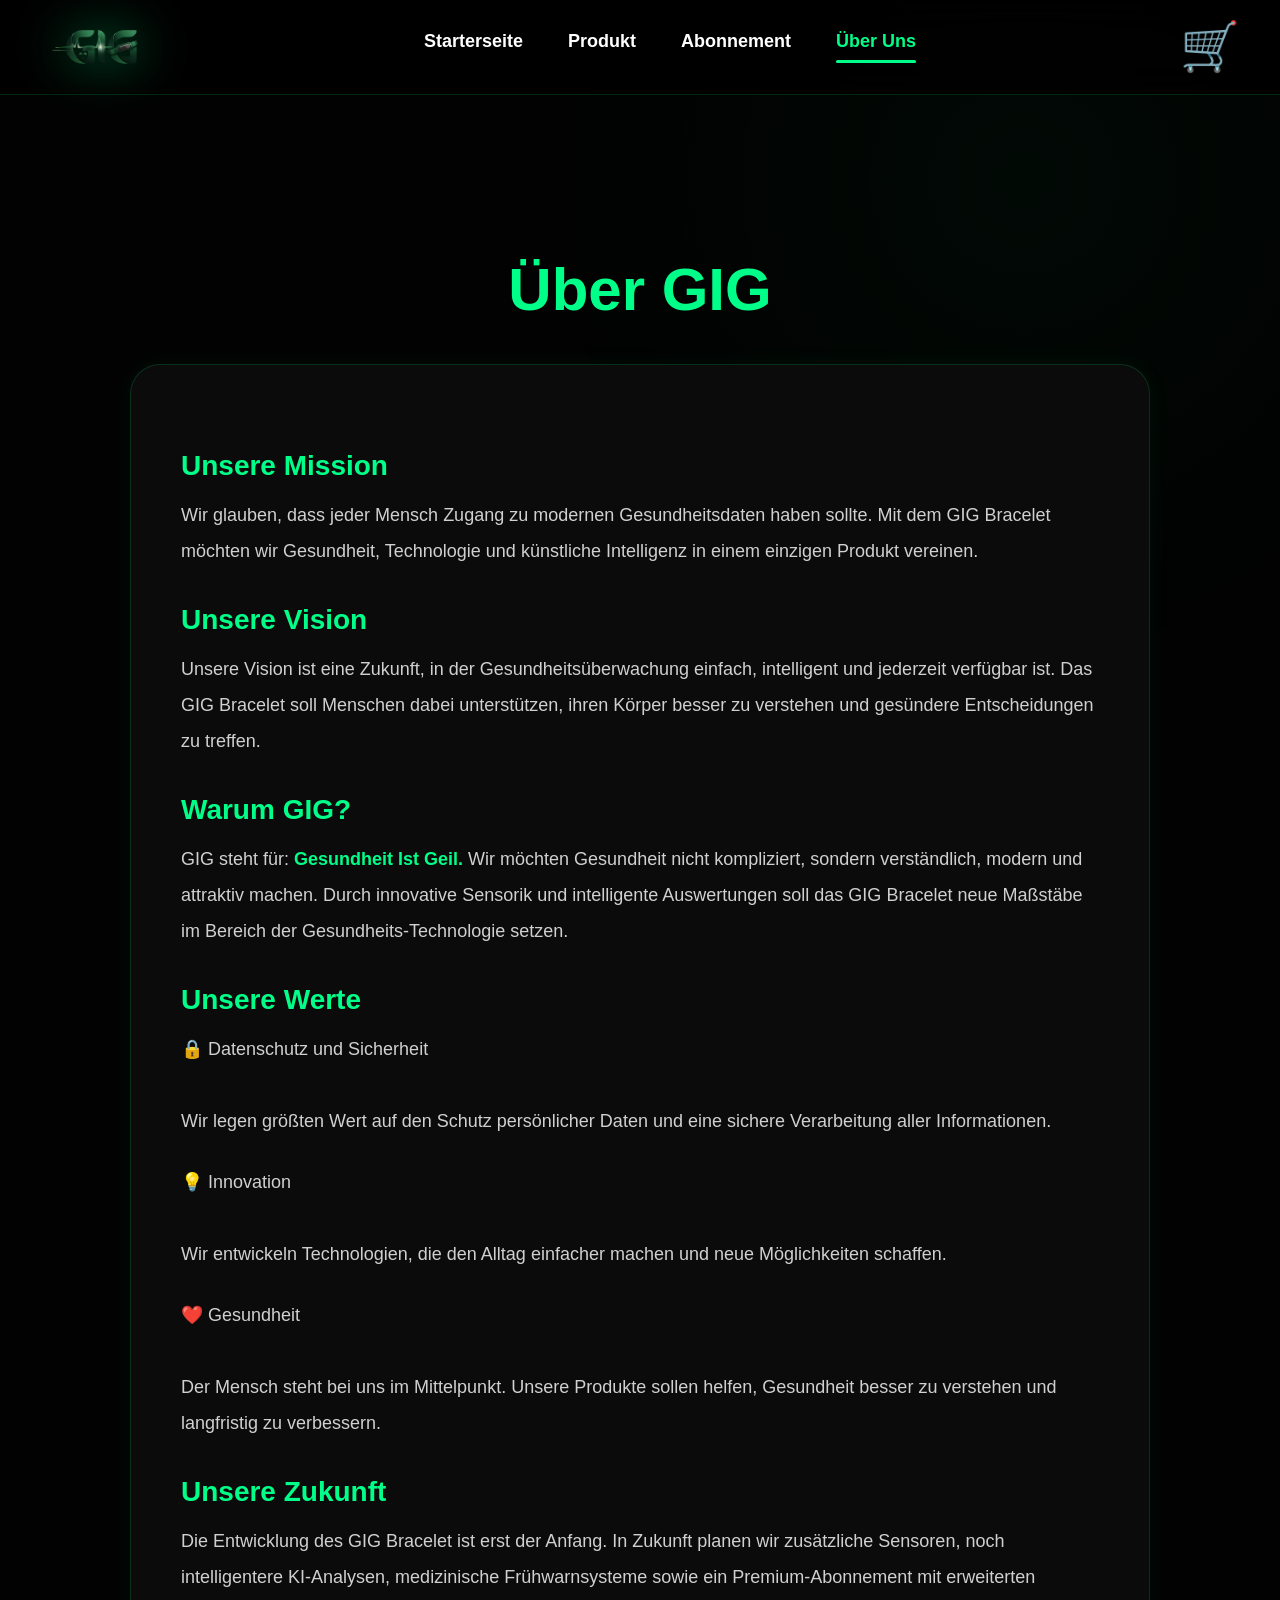
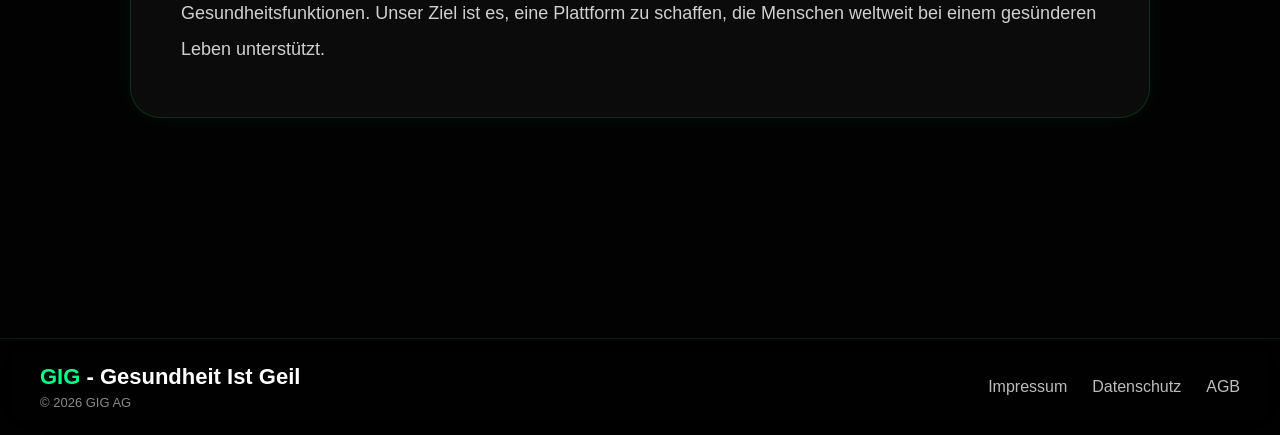
<file: ueber-uns.html>
<!DOCTYPE html>
<html lang="de">

<head>

<meta charset="UTF-8">
<meta name="viewport" content="width=device-width, initial-scale=1.0">

<title>Über Uns | GIG Bracelet</title>

<link rel="stylesheet" href="style.css">

</head>

<body class="legal-body">

<div class="background-glow"></div>

<header>

<nav class="navbar">

<div class="logo">

<img src="logo.png" alt="GIG Logo">

</div>

<div class="menu-toggle" onclick="toggleMenu()">
☰
</div>
  
<ul class="nav-links">

<li><a href="index.html">Starterseite</a></li>

<li><a href="produkt.html">Produkt</a></li>

<li><a href="abonnement.html">Abonnement</a></li>

<li><a href="ueber-uns.html" class="active">Über Uns</a></li>

</ul>

<div class="nav-actions">

<a href="#" class="cart">
🛒
</a>

</div>

</nav>

</header>

<main class="legal-page">

<h1>

Über GIG

</h1>

<div class="legal-box">

<h2>

Unsere Mission

</h2>

<p>

Wir glauben, dass jeder Mensch Zugang zu
modernen Gesundheitsdaten haben sollte.

Mit dem GIG Bracelet möchten wir Gesundheit,
Technologie und künstliche Intelligenz
in einem einzigen Produkt vereinen.

</p>

<h2>

Unsere Vision

</h2>

<p>

Unsere Vision ist eine Zukunft,
in der Gesundheitsüberwachung
einfach, intelligent und jederzeit verfügbar ist.

Das GIG Bracelet soll Menschen dabei unterstützen,
ihren Körper besser zu verstehen und
gesündere Entscheidungen zu treffen.

</p>

<h2>

Warum GIG?

</h2>

<p>

GIG steht für:

<strong>Gesundheit Ist Geil.</strong>

Wir möchten Gesundheit nicht kompliziert,
sondern verständlich, modern und attraktiv machen.

Durch innovative Sensorik und intelligente Auswertungen
soll das GIG Bracelet neue Maßstäbe im Bereich
der Gesundheits-Technologie setzen.

</p>
<h2>

Unsere Werte

</h2>

<p>

🔒 Datenschutz und Sicherheit<br><br>

Wir legen größten Wert auf den Schutz
persönlicher Daten und eine sichere Verarbeitung
aller Informationen.

</p>

<p>

💡 Innovation<br><br>

Wir entwickeln Technologien,
die den Alltag einfacher machen
und neue Möglichkeiten schaffen.

</p>

<p>

❤️ Gesundheit<br><br>

Der Mensch steht bei uns im Mittelpunkt.
Unsere Produkte sollen helfen,
Gesundheit besser zu verstehen
und langfristig zu verbessern.

</p>

<h2>

Unsere Zukunft

</h2>

<p>

Die Entwicklung des GIG Bracelet ist erst der Anfang.

In Zukunft planen wir zusätzliche Sensoren,
noch intelligentere KI-Analysen,
medizinische Frühwarnsysteme
sowie ein Premium-Abonnement
mit erweiterten Gesundheitsfunktionen.

Unser Ziel ist es,
eine Plattform zu schaffen,
die Menschen weltweit bei einem
gesünderen Leben unterstützt.

</p>

</div>

</main>

<footer>

<div class="footer-container">

<div class="footer-left">

<h3>

<span>GIG</span>
- Gesundheit Ist Geil

</h3>

<p>

© 2026 GIG AG

</p>

</div>

<div class="footer-right">

<a href="impressum.html">

Impressum

</a>

<a href="datenschutz.html">

Datenschutz

</a>

<a href="agb.html">

AGB

</a>

</div>

</div>

</footer>

<script>

function showCartMessage(){

alert(
"🛒 Dein Warenkorb ist leer.\n\nProdukte und Bestellungen werden in Kürze verfügbar sein."
);

}

function toggleMenu(){

document
.querySelector(".nav-links")
.classList
.toggle("mobile-active");

}

</script>
  
</body>

</html>
</file>
<file: style.css>
/* ==========================================
   GIG BRACELET V4
   RESET + BASIS
========================================== */

*{
margin:0;
padding:0;
box-sizing:border-box;
}

html{
scroll-behavior:smooth;
}

body{
font-family:'Segoe UI',sans-serif;
background:#020202;
color:white;
overflow-x:hidden;
}

img{
max-width:100%;
height:auto;
display:block;
}

a{
text-decoration:none;
color:inherit;
transition:.3s;
}

ul{
list-style:none;
}

/* ==========================================
   BACKGROUND
========================================== */

.background-glow{

position:fixed;

top:-250px;
right:-250px;

width:1200px;
height:1200px;

background:
radial-gradient(
circle,
rgba(0,255,136,.18),
transparent 70%
);

filter:blur(120px);

z-index:-2;
}

body::after{

content:"";

position:fixed;

inset:0;

pointer-events:none;

background:
radial-gradient(
circle at 80% 20%,
rgba(0,255,136,.03),
transparent 40%
);

z-index:-1;
}
/* ==========================================
   NAVBAR
========================================== */

.navbar{

height:95px;

display:flex;

justify-content:space-between;

align-items:center;

padding:0 40px;

background:
rgba(0,0,0,.82);

backdrop-filter:blur(20px);

border-bottom:
1px solid rgba(0,255,136,.15);

position:relative;

z-index:1000;
}

.logo img{

height:120px;

filter:
drop-shadow(
0 0 25px rgba(0,255,136,.45)
);

transition:.3s;
}

.logo img:hover{

transform:scale(1.03);
}

.nav-links{

display:flex;

gap:45px;
}

.nav-links a{

font-size:18px;

font-weight:700;
}

.nav-links a:hover{

color:#00ff88;
}

.active{

color:#00ff88 !important;
}

.active::after{

content:"";

display:block;

margin-top:8px;

height:3px;

background:#00ff88;

border-radius:20px;
}

.nav-actions{

display:flex;

align-items:center;
}

.cart{

position:relative;

font-size:48px;
}

.cart-badge{

position:absolute;

top:4px;
right:-6px;

width:18px;
height:18px;

border-radius:50%;

background:#00ff88;

color:black;

font-size:11px;

font-weight:900;

display:flex;

align-items:center;

justify-content:center;
}

.menu-toggle{

display:none;

font-size:32px;

cursor:pointer;

color:#00ff88;
}
/* ==========================================
   HERO SECTION
========================================== */

.hero{

min-height:
calc(100vh - 95px);

display:grid;

grid-template-columns:
1fr 1fr;

gap:60px;

align-items:center;

padding:
40px 60px 100px;
}

/* ==========================================
   HERO LINKS
========================================== */

.hero-left{

max-width:700px;
}

.hero-tag{

display:inline-block;

padding:
12px 22px;

background:
rgba(0,255,136,.10);

border:
1px solid rgba(0,255,136,.20);

border-radius:999px;

font-size:16px;

font-weight:900;

letter-spacing:2px;

color:#00ff88;

margin-bottom:25px;
}

.hero-left h1{

font-size:120px;

font-weight:900;

line-height:.85;

margin-bottom:30px;

text-shadow:
0 0 25px rgba(0,255,136,.25);
}

.hero-left p{

font-size:22px;

line-height:1.9;

color:#d0d0d0;

margin-bottom:40px;
}

/* ==========================================
   BUTTON
========================================== */

.hero-buttons{

display:flex;

gap:20px;

margin-bottom:40px;
}

.btn-primary{

padding:
18px 35px;

background:#00ff88;

color:black;

font-weight:900;

border-radius:16px;

transition:.3s;
}

.btn-primary:hover{

transform:
translateY(-4px);

box-shadow:
0 0 35px rgba(0,255,136,.5);
}

/* ==========================================
   STATS
========================================== */

.stats{

display:flex;

gap:20px;

flex-wrap:wrap;
}

.stat-card{

width:170px;
height:170px;

background:#0b0b0b;

border:
1px solid rgba(0,255,136,.15);

border-radius:24px;

display:flex;

flex-direction:column;

justify-content:center;
align-items:center;

transition:.3s;
}

.stat-card:hover{

transform:
translateY(-8px);

border-color:#00ff88;

box-shadow:
0 0 25px rgba(0,255,136,.2);
}

.stat-icon{

font-size:34px;

margin-bottom:10px;
}

.stat-number{

font-size:58px;

font-weight:900;

color:#00ff88;

margin-bottom:8px;
}

.stat-text{

font-size:14px;

text-align:center;

color:#d0d0d0;
}

/* ==========================================
   HERO RECHTS
========================================== */

.hero-right{

position:relative;

display:flex;

justify-content:center;
align-items:center;
}

.bracelet-glow{

position:absolute;

width:800px;
height:800px;

background:
radial-gradient(
circle,
rgba(0,255,136,.22),
transparent 70%
);

filter:blur(120px);
}

.bracelet-image{

position:relative;

z-index:2;

width:650px;

filter:
drop-shadow(
0 0 50px rgba(0,255,136,.25)
);

animation:
floatBracelet 6s ease-in-out infinite;
}

@keyframes floatBracelet{

0%{
transform:translateY(0);
}

50%{
transform:translateY(-12px);
}

100%{
transform:translateY(0);
}
}
/* ==========================================
   FOOTER
========================================== */

footer{

width:100%;

padding:25px 40px;

border-top:
1px solid rgba(0,255,136,.12);

background:
rgba(0,0,0,.5);

backdrop-filter:
blur(20px);
}

.footer-container{

display:flex;

justify-content:space-between;

align-items:center;

gap:20px;
}

.footer-left h3{

font-size:22px;

font-weight:900;
}

.footer-left span{

color:#00ff88;
}

.footer-left p{

margin-top:5px;

font-size:13px;

color:#888;
}

.footer-right{

display:flex;

gap:25px;
}

.footer-right a{

color:#bdbdbd;
}

.footer-right a:hover{

color:#00ff88;
}
/* ==========================================
   FOOTER
========================================== */

footer{

width:100%;

padding:25px 40px;

border-top:
1px solid rgba(0,255,136,.12);

background:
rgba(0,0,0,.5);

backdrop-filter:
blur(20px);
}

.footer-container{

display:flex;

justify-content:space-between;

align-items:center;

gap:20px;
}

.footer-left h3{

font-size:22px;

font-weight:900;
}

.footer-left span{

color:#00ff88;
}

.footer-left p{

margin-top:5px;

font-size:13px;

color:#888;
}

.footer-right{

display:flex;

gap:25px;
}

.footer-right a{

color:#bdbdbd;
}

.footer-right a:hover{

color:#00ff88;
}
/* ==========================================
   ABONNEMENT SEITE
========================================== */

.subscription-page{

max-width:1600px;

margin:auto;

padding:40px;
}

/* ==========================================
   HERO
========================================== */

.subscription-hero{

text-align:center;

padding:50px 0 80px;
}

.subscription-label{

display:inline-block;

padding:10px 18px;

border-radius:999px;

background:
rgba(0,255,136,.10);

border:
1px solid rgba(0,255,136,.20);

color:#00ff88;

font-weight:800;

letter-spacing:2px;
}

.subscription-hero h1{

font-size:90px;

font-weight:900;

margin:25px 0;
}

.subscription-hero p{

max-width:900px;

margin:auto;

font-size:22px;

line-height:1.8;

color:#cfcfcf;
}

/* ==========================================
   ABO KARTEN
========================================== */

.plans-grid{

display:grid;

grid-template-columns:
repeat(3,1fr);

gap:30px;

margin-top:50px;
}

.plan-card{

background:#0b0b0b;

padding:40px;

border-radius:30px;

border:
1px solid rgba(0,255,136,.15);

position:relative;

display:flex;

flex-direction:column;

min-height:700px;

transition:.3s;
}

.plan-card:hover{

transform:
translateY(-8px);

border-color:#00ff88;

box-shadow:
0 0 25px rgba(0,255,136,.15);
}

.featured-plan{

border:
2px solid #00ff88;

box-shadow:
0 0 30px rgba(0,255,136,.18);
}

.recommended-badge{

position:absolute;

top:-15px;

left:50%;

transform:
translateX(-50%);

background:#00ff88;

color:black;

padding:8px 18px;

border-radius:999px;

font-size:12px;

font-weight:900;
}

.plan-card h3{

font-size:30px;

margin-bottom:20px;

color:#00ff88;
}

.plan-price{

font-size:70px;

font-weight:900;

margin-bottom:10px;
}

.plan-price span{

font-size:18px;

color:#999;
}

.year-price{

font-size:18px;

color:#d0d0d0;

margin-top:10px;
}

.save-text{

margin-top:5px;

font-weight:700;

color:#00ff88;
}

.plan-desc{

margin:25px 0;

color:#bdbdbd;
}

.plan-card ul{

margin-top:20px;

line-height:2.1;

flex-grow:1;
}

/* ==========================================
   BUTTONS
========================================== */

.coming-soon{

width:100%;

padding:18px;

border:none;

border-radius:16px;

background:#666;

color:white;

font-size:16px;

font-weight:800;

cursor:not-allowed;

margin-top:25px;
}

.coming-soon.large{

padding:22px;

font-size:18px;
}

/* ==========================================
   VERGLEICHSTABELLE
========================================== */

.comparison-section{

margin-top:120px;

margin-bottom:120px;
}

.comparison-section h2{

font-size:56px;

text-align:center;

margin-bottom:40px;
}

.comparison-wrapper{

overflow-x:auto;
}

.comparison-table{

width:100%;

border-collapse:collapse;

background:#0b0b0b;

border-radius:25px;

overflow:hidden;
}

.comparison-table th{

padding:22px;

background:#111;

color:#00ff88;
}

.comparison-table td{

padding:20px;

text-align:center;

border-top:
1px solid rgba(255,255,255,.08);
}

.comparison-table tr:hover{

background:
rgba(255,255,255,.02);
}

/* ==========================================
   PREMIUM BEREICH
========================================== */

.premium-highlight{

margin-bottom:120px;
}

.premium-highlight h2{

font-size:56px;

text-align:center;

margin-bottom:25px;
}

.premium-highlight > p{

max-width:900px;

margin:0 auto 50px auto;

text-align:center;

font-size:20px;

line-height:1.8;

color:#cfcfcf;
}

/* ==========================================
   FAQ
========================================== */

.faq-section{

margin-bottom:120px;
}

.faq-section h2{

font-size:56px;

text-align:center;

margin-bottom:50px;
}

.faq-grid{

display:grid;

grid-template-columns:
repeat(3,1fr);

gap:25px;
}

/* ==========================================
   ABSCHLUSS
========================================== */

.final-subscription-section{

margin-bottom:100px;
}

.final-subscription-section .summary-card{

max-width:900px;

text-align:center;
}

.final-subscription-section p{

margin-top:20px;

line-height:1.8;

color:#cfcfcf;
}
/* ==========================================
   LEGAL PAGES
========================================== */

.legal-body{

min-height:100vh;

overflow-x:hidden;
overflow-y:auto;
}

/* ==========================================
   SEITEN CONTAINER
========================================== */

.legal-page{

max-width:1100px;

margin:120px auto;

padding:40px;

padding-bottom:100px;
}

.legal-page h1{

font-size:60px;

margin-bottom:40px;

color:#00ff88;

text-align:center;
}

/* ==========================================
   CONTENT BOX
========================================== */

.legal-box{

background:#0b0b0b;

padding:50px;

border-radius:30px;

border:
1px solid rgba(0,255,136,.15);

box-shadow:
0 0 25px rgba(0,255,136,.05);
}

.legal-box h2{

margin-top:35px;

margin-bottom:15px;

font-size:28px;

color:#00ff88;
}

.legal-box p{

line-height:2;

font-size:18px;

color:#d0d0d0;
}

/* ==========================================
   ÜBER UNS
========================================== */

.legal-box strong{

color:#00ff88;
}

/* ==========================================
   LEGAL FOOTER
========================================== */

.legal-body footer{

position:relative;

margin-top:80px;
}

/* ==========================================
   GLOW DEAKTIVIEREN
========================================== */

body.legal-body .background-glow{

display:none;
}

/* ==========================================
   TEXT LINKS
========================================== */

.legal-box a{

color:#00ff88;
}

.legal-box a:hover{

text-decoration:underline;
}

/* ==========================================
   ABSÄTZE
========================================== */

.legal-box p + p{

margin-top:25px;
}

/* ==========================================
   TRENNER
========================================== */

.legal-box hr{

border:none;

height:1px;

background:
rgba(0,255,136,.15);

margin:30px 0;
}
/* ==========================================
   LEGAL PAGES
========================================== */

.legal-body{

min-height:100vh;

overflow-x:hidden;
overflow-y:auto;
}

/* ==========================================
   SEITEN CONTAINER
========================================== */

.legal-page{

max-width:1100px;

margin:120px auto;

padding:40px;

padding-bottom:100px;
}

.legal-page h1{

font-size:60px;

margin-bottom:40px;

color:#00ff88;

text-align:center;
}

/* ==========================================
   CONTENT BOX
========================================== */

.legal-box{

background:#0b0b0b;

padding:50px;

border-radius:30px;

border:
1px solid rgba(0,255,136,.15);

box-shadow:
0 0 25px rgba(0,255,136,.05);
}

.legal-box h2{

margin-top:35px;

margin-bottom:15px;

font-size:28px;

color:#00ff88;
}

.legal-box p{

line-height:2;

font-size:18px;

color:#d0d0d0;
}

/* ==========================================
   ÜBER UNS
========================================== */

.legal-box strong{

color:#00ff88;
}

/* ==========================================
   LEGAL FOOTER
========================================== */

.legal-body footer{

position:relative;

margin-top:80px;
}

/* ==========================================
   GLOW DEAKTIVIEREN
========================================== */

body.legal-body .background-glow{

display:none;
}

/* ==========================================
   TEXT LINKS
========================================== */

.legal-box a{

color:#00ff88;
}

.legal-box a:hover{

text-decoration:underline;
}

/* ==========================================
   ABSÄTZE
========================================== */

.legal-box p + p{

margin-top:25px;
}

/* ==========================================
   TRENNER
========================================== */

.legal-box hr{

border:none;

height:1px;

background:
rgba(0,255,136,.15);

margin:30px 0;
}
/* ==========================================
   TEIL 9 - EXTRAS
========================================== */

/* Smooth Hover */

.material-card,
.feature-card,
.plan-card,
.summary-card,
.stat-card{

transition:
transform .3s ease,
box-shadow .3s ease,
border-color .3s ease;
}

/* Glow */

.logo img{

animation:
logoPulse 4s ease-in-out infinite;
}

@keyframes logoPulse{

0%{
filter:
drop-shadow(
0 0 20px rgba(0,255,136,.3)
);
}

50%{
filter:
drop-shadow(
0 0 40px rgba(0,255,136,.8)
);
}

100%{
filter:
drop-shadow(
0 0 20px rgba(0,255,136,.3)
);
}

}

/* Scrollbar */

::-webkit-scrollbar{

width:10px;
}

::-webkit-scrollbar-track{

background:#050505;
}

::-webkit-scrollbar-thumb{

background:#00ff88;

border-radius:999px;
}

/* Bilder */

img{

user-select:none;

-webkit-user-drag:none;
}

/* Tabellen */

table{

width:100%;
}

/* Buttons */

button{

font-family:inherit;
}

/* Auswahlfarbe */

::selection{

background:#00ff88;

color:black;
}

/* ==========================================
   PRODUKTSEITE
========================================== */

.product-page{
max-width:1400px;
margin:auto;
padding:40px;
}

.product-hero-v2{
display:grid;
grid-template-columns:1fr 1fr;
gap:80px;
align-items:center;
margin-bottom:100px;
}

.product-left-v2 h1{
font-size:90px;
font-weight:900;
line-height:.9;
}

.product-right-v2{
display:flex;
justify-content:center;
}

.product-right-v2 img{
width:100%;
max-width:550px;
}

.price-box{
font-size:60px;
font-weight:900;
color:#00ff88;
margin-top:20px;
}

.config-grid-v2{
display:grid;
grid-template-columns:repeat(3,1fr);
gap:25px;
}

.material-grid,
.feature-grid{
display:grid;
grid-template-columns:repeat(2,1fr);
gap:25px;
margin-top:30px;
}

.config-box,
.config-info,
.material-card,
.feature-card,
.summary-card{
background:#0b0b0b;
padding:30px;
border-radius:24px;
border:1px solid rgba(0,255,136,.15);
}

.summary-card{
max-width:700px;
margin:auto;
}

.summary-row{
display:flex;
justify-content:space-between;
padding:15px 0;
border-bottom:1px solid rgba(255,255,255,.08);
}

.summary-price{
font-size:60px;
font-weight:900;
color:#00ff88;
text-align:center;
margin:30px 0;
}


/* MOBILE */

@media (max-width:768px){

.navbar{
    padding:15px 20px;
}

.menu-toggle{
    display:block;
}

.nav-links{
    display:none;
    position:absolute;
    top:95px;
    left:0;
    width:100%;
    background:#050505;
    flex-direction:column;
    padding:20px;
    z-index:999;
}

.nav-links.mobile-active{
    display:flex;
}

.logo img{
    height:70px;
}

.cart{
    font-size:34px;
}

/* Produkt */

.product-hero-v2{
    grid-template-columns:1fr;
    text-align:center;
    gap:30px;
}

.product-left-v2 h1{
    font-size:48px;
}

.config-grid-v2,
.material-grid,
.feature-grid{
    grid-template-columns:1fr;
}

/* Abonnement */

.subscription-hero h1{
    font-size:48px;
}

.subscription-hero p{
    font-size:18px;
}

.plans-grid{
    grid-template-columns:1fr;
}

.faq-grid{
    grid-template-columns:1fr;
}

.comparison-wrapper{
    overflow-x:auto;
}

.comparison-table{
    min-width:700px;
}

.comparison-section h2,
.premium-highlight h2,
.faq-section h2{
    font-size:36px;
}

/* Footer */

.footer-container{
    flex-direction:column;
    text-align:center;
}

.footer-right{
    flex-direction:column;
    gap:10px;
}

/* ABONNEMENT MOBILE */

.subscription-hero h1{
    font-size:48px;
}

.subscription-hero p{
    font-size:18px;
}

.plans-grid{
    grid-template-columns:1fr;
}

.faq-grid{
    grid-template-columns:1fr;
}

.comparison-wrapper{
    overflow-x:auto;
}

.comparison-table{
    min-width:700px;
}

.comparison-section h2,
.premium-highlight h2,
.faq-section h2{
    font-size:36px;
}

.footer-container{
    flex-direction:column;
    text-align:center;
}

.footer-right{
    flex-direction:column;
    gap:10px;
}


/* ==========================================
   MOBILE ABO FIX
========================================== */

@media (max-width:768px){

.subscription-hero h1{
    font-size:48px;
}

.subscription-hero p{
    font-size:18px;
}

.plans-grid{
    grid-template-columns:1fr;
}

.faq-grid{
    grid-template-columns:1fr;
}

.comparison-wrapper{
    overflow-x:auto;
}

.comparison-table{
    min-width:700px;
}

.comparison-section h2,
.premium-highlight h2,
.faq-section h2{
    font-size:36px;
}

.footer-container{
    flex-direction:column;
    text-align:center;
}

.footer-right{
    flex-direction:column;
    gap:10px;
}

}

/* ==========================================
   ABO MOBILE FIX
========================================== */

@media (max-width:768px){

.subscription-hero h1{
font-size:48px;
}

.subscription-hero p{
font-size:18px;
}

.plans-grid{
grid-template-columns:1fr;
}

.faq-grid{
grid-template-columns:1fr;
}

.comparison-wrapper{
overflow-x:auto;
}

.comparison-table{
min-width:700px;
}

.comparison-section h2,
.premium-highlight h2,
.faq-section h2{
font-size:36px;
}

.footer-container{
flex-direction:column;
text-align:center;
}

.footer-right{
flex-direction:column;
gap:10px;
}

}
</file>
